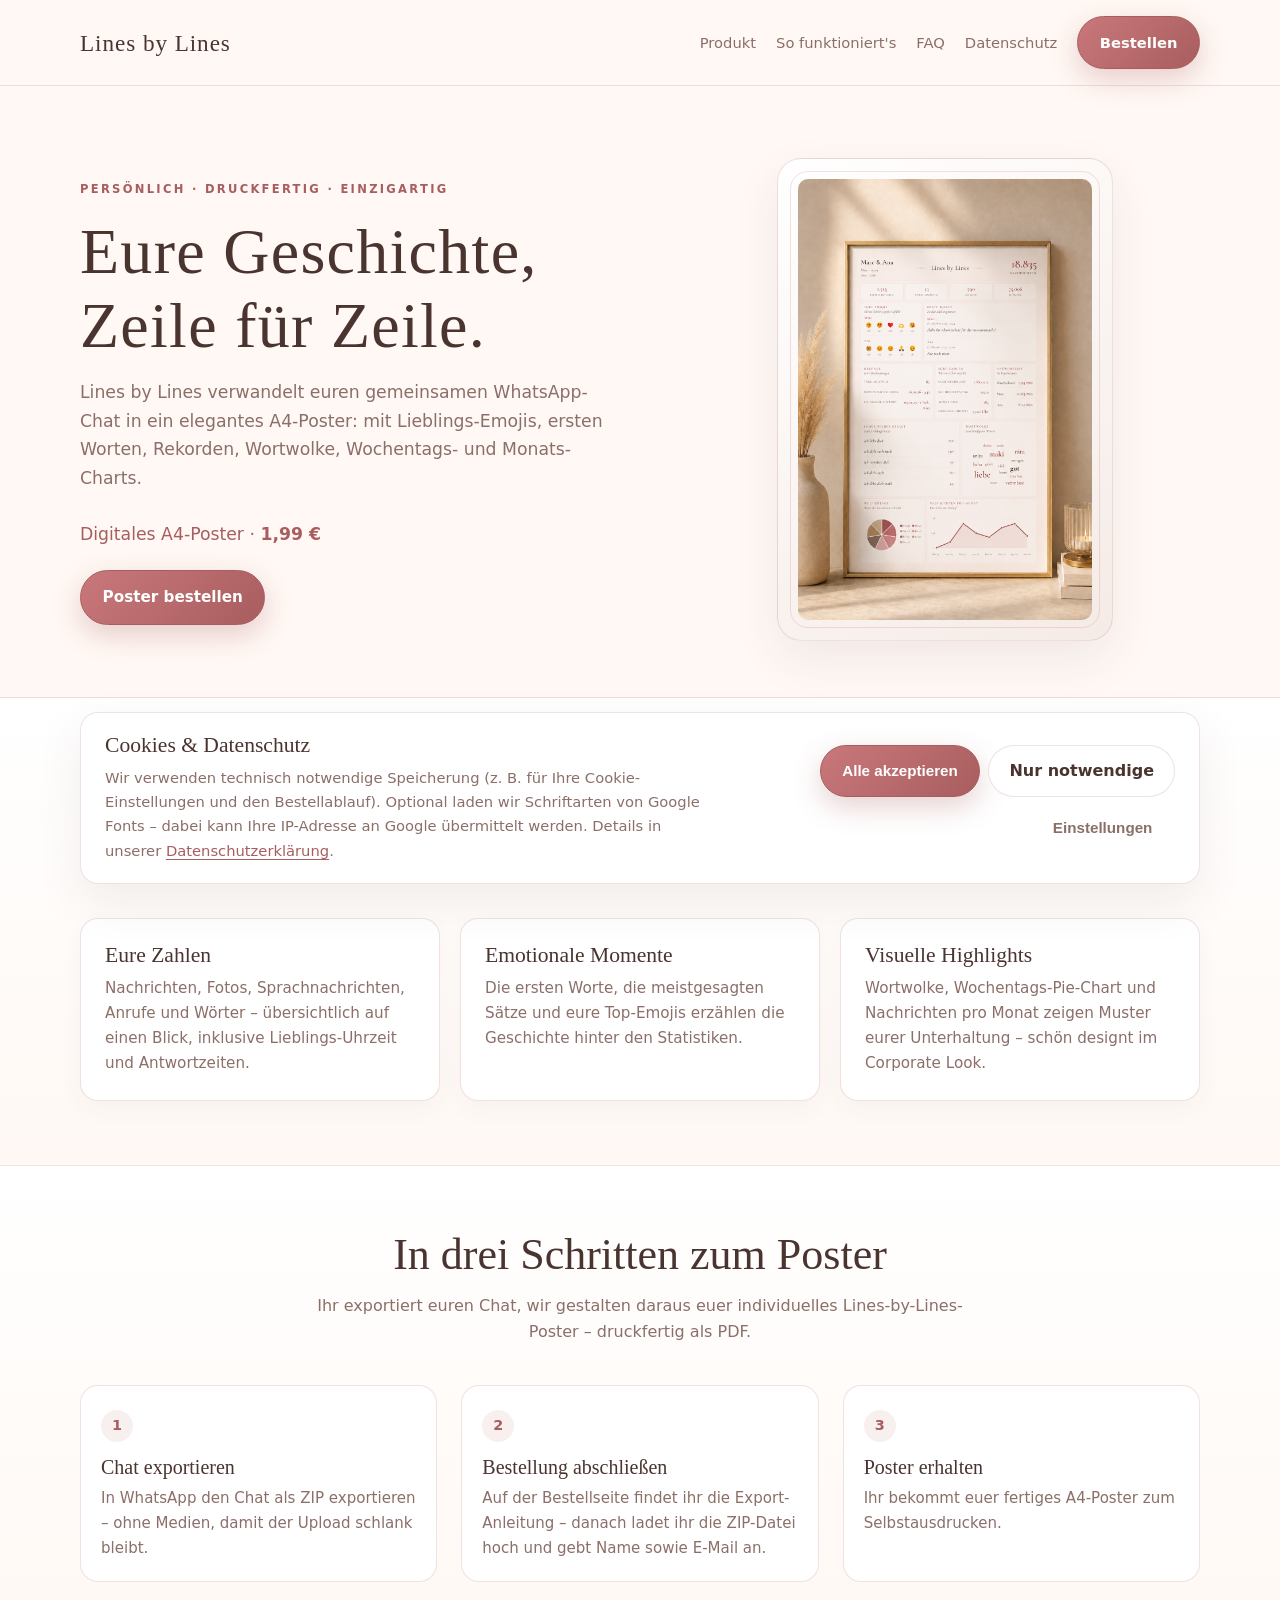
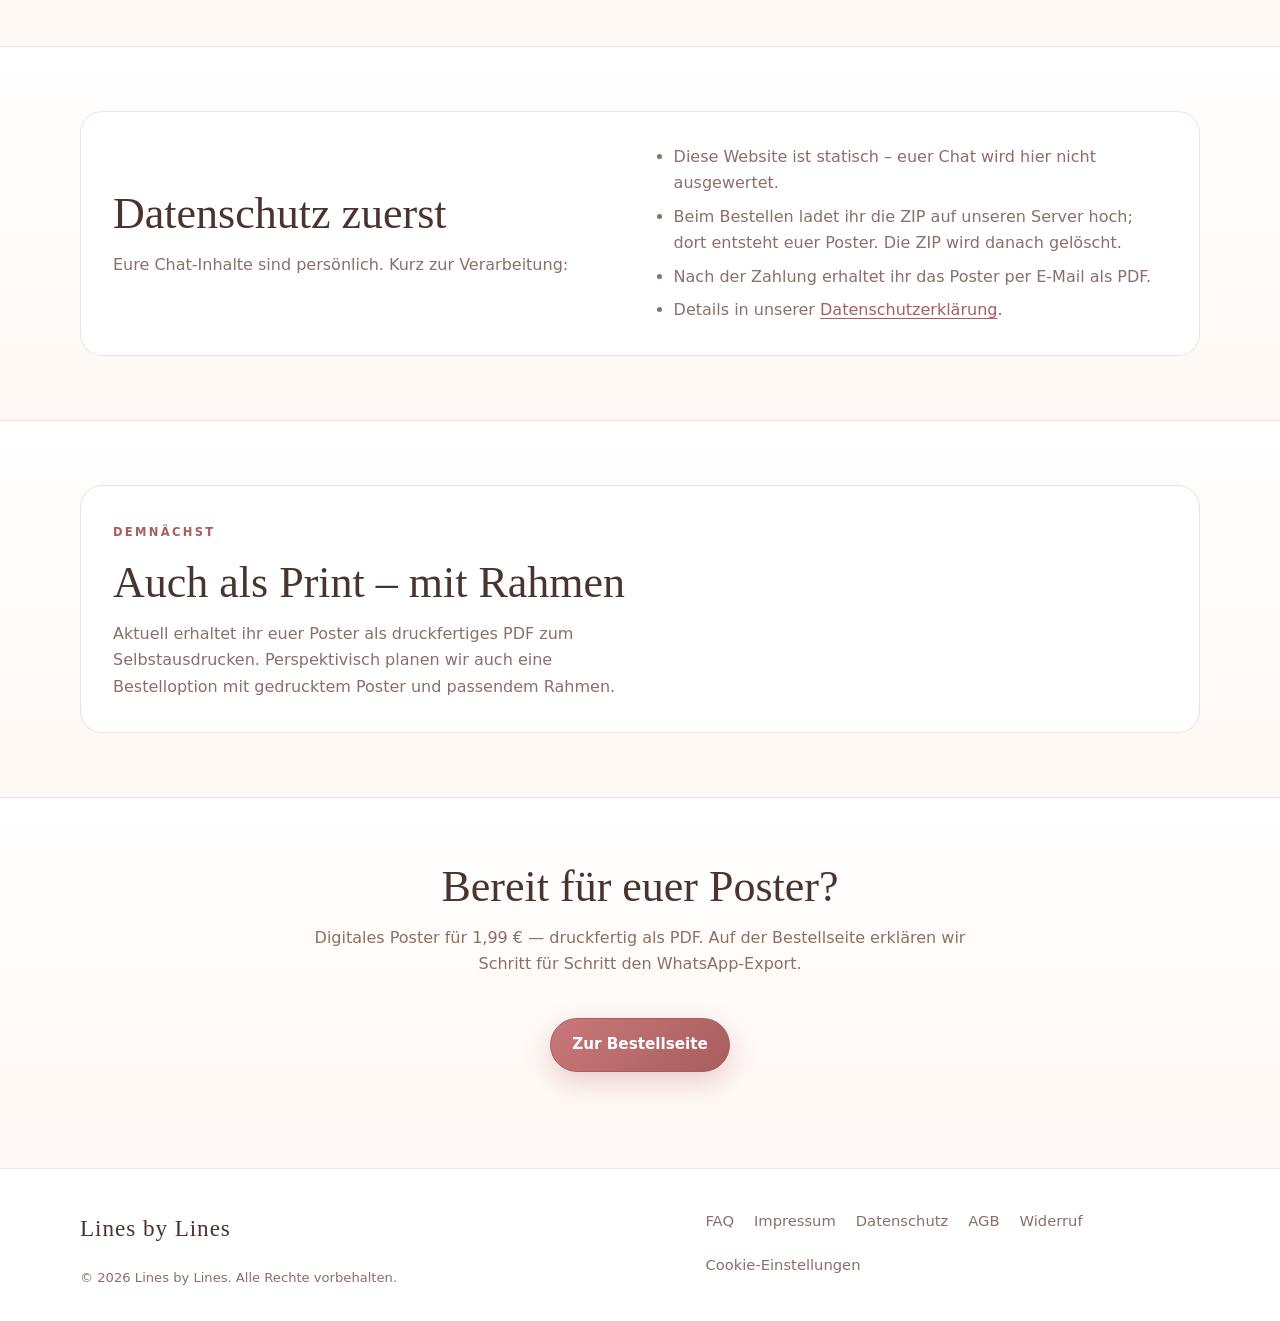
<file: index.html>
<!DOCTYPE html>
<html lang="de">
  <head>
    <meta charset="UTF-8" />
    <meta name="viewport" content="width=device-width, initial-scale=1.0, viewport-fit=cover" />
    <link rel="icon" href="/LineByLine/assets/favicon.png?v=2" type="image/png" sizes="32x32" data-site-icon="1" />
    <link rel="apple-touch-icon" href="/LineByLine/assets/apple-touch-icon.png?v=2" sizes="180x180" data-site-icon="1" />
    <link rel="shortcut icon" href="/LineByLine/favicon.ico?v=2" data-site-icon="1" />
    <script src="./assets/fonts-head.js"></script>
    <meta
      name="description"
      content="Lines by Lines verwandelt euren WhatsApp-Chat als Paar in ein persönliches A4-Poster – druckfertig als PDF."
    />
    <title>Lines by Lines – Euer WhatsApp-Chat als Erinnerungs-Poster</title>
    <link rel="stylesheet" href="./assets/site.css" />
  </head>
  <body>
    <header class="site-header">
      <div class="container inner">
        <a class="brand" href="./">
          <strong>Lines by Lines</strong>
        </a>
        <nav class="nav" aria-label="Hauptnavigation">
          <a class="hide-mobile" href="#produkt">Produkt</a>
          <a class="hide-mobile" href="#ablauf">So funktioniert's</a>
          <a class="hide-mobile" href="./faq.html">FAQ</a>
          <a class="hide-mobile" href="#datenschutz">Datenschutz</a>
          <a class="btn btn-primary" href="./bestellen.html">Bestellen</a>
        </nav>
      </div>
    </header>

    <main class="landing-page">
      <section class="hero">
        <div class="container hero-grid">
          <div>
            <span class="eyebrow">Persönlich · Druckfertig · Einzigartig</span>
            <h1>Eure Geschichte, Zeile für Zeile.</h1>
            <p class="hero-lead">
              Lines by Lines verwandelt euren gemeinsamen WhatsApp-Chat in ein
              elegantes A4-Poster: mit Lieblings-Emojis, ersten Worten,
              Rekorden, Wortwolke, Wochentags- und Monats-Charts.
            </p>
            <p class="hero-price">Digitales A4-Poster · <strong>1,99 €</strong></p>
            <div class="hero-actions">
              <a class="btn btn-primary" href="./bestellen.html">Poster bestellen</a>
            </div>
          </div>
          <figure class="poster-frame hero-poster-frame">
            <img
              src="./assets/Example_LandingPage.png"
              alt="Beispiel eines Lines-by-Lines-Posters im goldenen Rahmen – Lifestyle-Mockup"
              width="1024"
              height="1536"
              loading="eager"
            />
          </figure>
        </div>
      </section>

      <section class="section section-alt" id="produkt">
        <div class="container">
          <h2 class="section-title">Mehr als ein Chat-Export</h2>
          <p class="section-intro">
            Für Paare: Aus eurem gemeinsamen WhatsApp-Chat wird ein
            hochwertiges Erinnerungsstück – zum Verschenken, Aufhängen oder
            Einrahmen.
          </p>
          <div class="cards">
            <article class="card">
              <h3>Eure Zahlen</h3>
              <p>
                Nachrichten, Fotos, Sprachnachrichten, Anrufe und Wörter –
                übersichtlich auf einen Blick, inklusive Lieblings-Uhrzeit und
                Antwortzeiten.
              </p>
            </article>
            <article class="card">
              <h3>Emotionale Momente</h3>
              <p>
                Die ersten Worte, die meistgesagten Sätze und eure Top-Emojis
                erzählen die Geschichte hinter den Statistiken.
              </p>
            </article>
            <article class="card">
              <h3>Visuelle Highlights</h3>
              <p>
                Wortwolke, Wochentags-Pie-Chart und Nachrichten pro Monat
                zeigen Muster eurer Unterhaltung – schön designt im
                Corporate Look.
              </p>
            </article>
          </div>
        </div>
      </section>

      <section class="section section-alt" id="ablauf">
        <div class="container">
          <h2 class="section-title">In drei Schritten zum Poster</h2>
          <p class="section-intro">
            Ihr exportiert euren Chat, wir gestalten daraus euer individuelles
            Lines-by-Lines-Poster – druckfertig als PDF.
          </p>
          <div class="steps">
            <article class="step">
              <h3>Chat exportieren</h3>
              <p>
                In WhatsApp den Chat als ZIP exportieren – ohne Medien, damit
                der Upload schlank bleibt.
              </p>
            </article>
            <article class="step">
              <h3>Bestellung abschließen</h3>
              <p>
                Auf der Bestellseite findet ihr die Export-Anleitung – danach
                ladet ihr die ZIP-Datei hoch und gebt Name sowie E-Mail an.
              </p>
            </article>
            <article class="step">
              <h3>Poster erhalten</h3>
              <p>
                Ihr bekommt euer fertiges A4-Poster zum Selbstausdrucken.
              </p>
            </article>
          </div>
        </div>
      </section>

      <section class="section section-alt" id="datenschutz">
        <div class="container">
          <div class="privacy-box">
            <div>
              <h2 class="section-title" style="text-align: left; margin-bottom: 0.75rem">
                Datenschutz zuerst
              </h2>
              <p style="margin: 0; color: var(--muted)">
                Eure Chat-Inhalte sind persönlich. Kurz zur Verarbeitung:
              </p>
            </div>
            <ul>
              <li>
                Diese Website ist statisch – euer Chat wird hier nicht
                ausgewertet.
              </li>
              <li>
                Beim Bestellen ladet ihr die ZIP auf unseren Server hoch; dort
                entsteht euer Poster. Die ZIP wird danach gelöscht.
              </li>
              <li>
                Nach der Zahlung erhaltet ihr das Poster per E-Mail als PDF.
              </li>
              <li>
                Details in unserer
                <a href="./datenschutz.html">Datenschutzerklärung</a>.
              </li>
            </ul>
          </div>
        </div>
      </section>

      <section class="section section-alt" id="demnaechst">
        <div class="container">
          <div class="coming-soon-box">
            <span class="eyebrow">Demnächst</span>
            <h2 class="section-title" style="text-align: left; margin-bottom: 0.75rem">
              Auch als Print – mit Rahmen
            </h2>
            <p style="margin: 0; color: var(--muted); max-width: 34rem">
              Aktuell erhaltet ihr euer Poster als druckfertiges PDF zum
              Selbstausdrucken. Perspektivisch planen wir auch eine
              Bestelloption mit gedrucktem Poster und passendem Rahmen.
            </p>
          </div>
        </div>
      </section>

      <section class="section section-alt order-section">
        <div class="container" style="text-align: center">
          <h2 class="section-title">Bereit für euer Poster?</h2>
          <p class="section-intro">
            Digitales Poster für 1,99 € — druckfertig als PDF. Auf der
            Bestellseite erklären wir Schritt für Schritt den WhatsApp-Export.
          </p>
          <a class="btn btn-primary" href="./bestellen.html">Zur Bestellseite</a>
        </div>
      </section>
    </main>

    <footer class="site-footer">
      <div class="container footer-grid">
        <div>
          <a class="brand" href="./">
            <strong>Lines by Lines</strong>
          </a>
          <p class="footer-note">
            © <span id="year"></span> Lines by Lines. Alle Rechte vorbehalten.
          </p>
        </div>
        <nav class="footer-links" aria-label="Rechtliches">
          <a href="./faq.html">FAQ</a>
          <a href="./impressum.html">Impressum</a>
          <a href="./datenschutz.html">Datenschutz</a>
          <a href="./agb.html">AGB</a>
          <a href="./widerruf.html">Widerruf</a>
          <a href="#" data-cookie-settings>Cookie-Einstellungen</a>
        </nav>
      </div>
    </footer>

    <script>
      document.getElementById("year").textContent = new Date().getFullYear();

      (function () {
        function syncHeaderOffset() {
          var header = document.querySelector(".site-header");
          if (!header) return;
          document.documentElement.style.setProperty(
            "--header-offset",
            header.getBoundingClientRect().height + "px"
          );
        }
        syncHeaderOffset();
        window.addEventListener("resize", syncHeaderOffset);
        if (document.fonts && document.fonts.ready) {
          document.fonts.ready.then(syncHeaderOffset);
        }
      })();
    </script>
    <script src="./assets/cookie-consent.js" defer></script>
  </body>
</html>
</file>
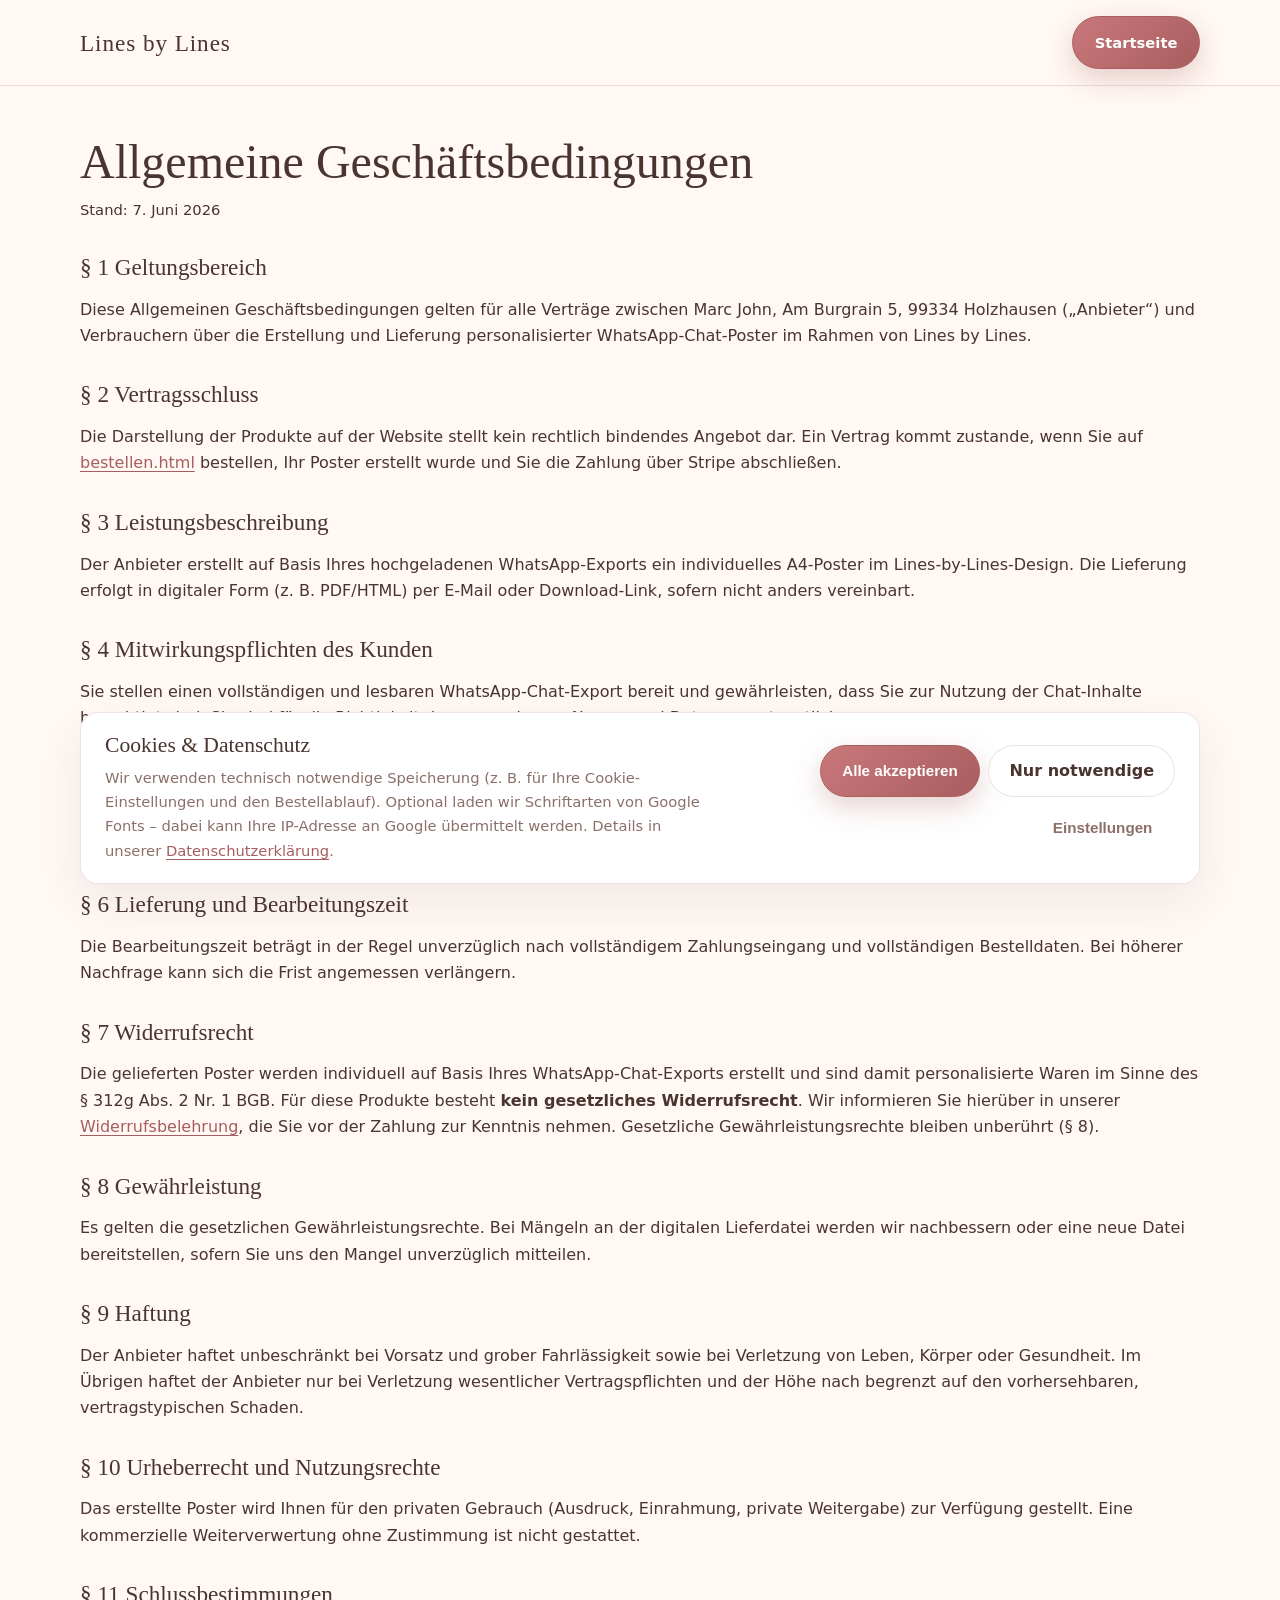
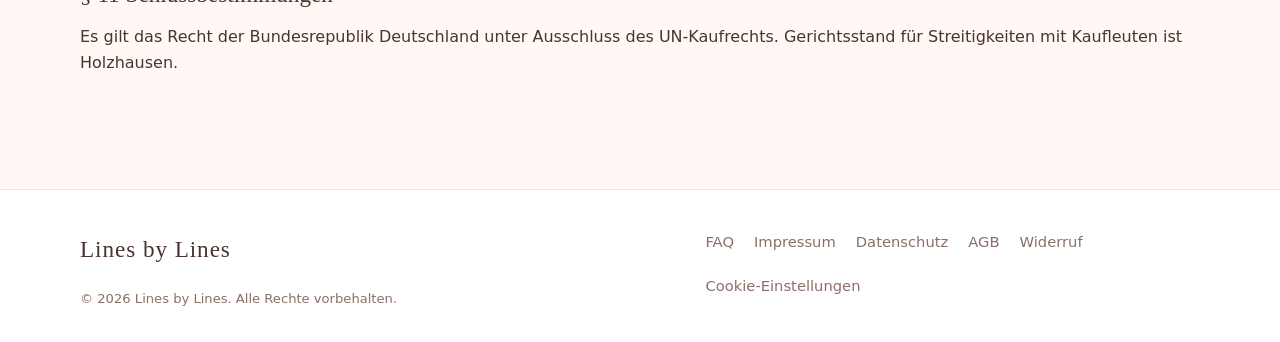
<file: agb.html>
<!DOCTYPE html>
<html lang="de">
  <head>
    <meta charset="UTF-8" />
    <meta name="viewport" content="width=device-width, initial-scale=1.0, viewport-fit=cover" />
    <link rel="icon" href="/LineByLine/assets/favicon.png?v=2" type="image/png" sizes="32x32" data-site-icon="1" />
    <link rel="apple-touch-icon" href="/LineByLine/assets/apple-touch-icon.png?v=2" sizes="180x180" data-site-icon="1" />
    <link rel="shortcut icon" href="/LineByLine/favicon.ico?v=2" data-site-icon="1" />
    <script src="./assets/fonts-head.js"></script>
    <title>AGB – Lines by Lines</title>
    <link rel="stylesheet" href="./assets/site.css" />
  </head>
  <body>
    <header class="site-header">
      <div class="container inner">
        <a class="brand" href="./">
          <strong>Lines by Lines</strong>
        </a>
        <nav class="nav" aria-label="Hauptnavigation">
          <a class="btn btn-primary" href="./">Startseite</a>
        </nav>
      </div>
    </header>

    <main class="legal-page">
      <div class="container">
        <h1>Allgemeine Geschäftsbedingungen</h1>
        <p class="legal-meta">Stand: 7. Juni 2026</p>

        <h2>§ 1 Geltungsbereich</h2>
        <p>
          Diese Allgemeinen Geschäftsbedingungen gelten für alle Verträge
          zwischen Marc John, Am Burgrain 5, 99334 Holzhausen („Anbieter“) und
          Verbrauchern über die Erstellung und Lieferung personalisierter
          WhatsApp-Chat-Poster im Rahmen von Lines by Lines.
        </p>

        <h2>§ 2 Vertragsschluss</h2>
        <p>
          Die Darstellung der Produkte auf der Website stellt kein rechtlich
          bindendes Angebot dar. Ein Vertrag kommt zustande, wenn Sie auf
          <a href="./bestellen.html">bestellen.html</a> bestellen, Ihr Poster
          erstellt wurde und Sie die Zahlung über Stripe abschließen.
        </p>

        <h2>§ 3 Leistungsbeschreibung</h2>
        <p>
          Der Anbieter erstellt auf Basis Ihres hochgeladenen WhatsApp-Exports
          ein individuelles A4-Poster im Lines-by-Lines-Design. Die Lieferung
          erfolgt in digitaler Form (z. B. PDF/HTML) per E-Mail oder
          Download-Link, sofern nicht anders vereinbart.
        </p>

        <h2>§ 4 Mitwirkungspflichten des Kunden</h2>
        <p>
          Sie stellen einen vollständigen und lesbaren WhatsApp-Chat-Export
          bereit und gewährleisten, dass Sie zur Nutzung der Chat-Inhalte
          berechtigt sind. Sie sind für die Richtigkeit der angegebenen Namen
          und Daten verantwortlich.
        </p>

        <h2>§ 5 Preise und Zahlung</h2>
        <p>
          Es gelten die zum Zeitpunkt der Bestellung angegebenen Preise
          inklusive gesetzlicher Mehrwertsteuer. Die Zahlung erfolgt über
          <strong>Stripe</strong> (Kreditkarte und weitere von Stripe
          unterstützte Zahlungsmethoden).
        </p>

        <h2>§ 6 Lieferung und Bearbeitungszeit</h2>
        <p>
          Die Bearbeitungszeit beträgt in der Regel unverzüglich nach
          vollständigem Zahlungseingang und vollständigen Bestelldaten. Bei
          höherer Nachfrage kann sich die Frist angemessen verlängern.
        </p>

        <h2>§ 7 Widerrufsrecht</h2>
        <p>
          Die gelieferten Poster werden individuell auf Basis Ihres
          WhatsApp-Chat-Exports erstellt und sind damit personalisierte Waren im
          Sinne des § 312g Abs. 2 Nr. 1 BGB. Für diese Produkte besteht
          <strong>kein gesetzliches Widerrufsrecht</strong>. Wir informieren Sie
          hierüber in unserer
          <a href="./widerruf.html">Widerrufsbelehrung</a>, die Sie vor der
          Zahlung zur Kenntnis nehmen. Gesetzliche Gewährleistungsrechte bleiben
          unberührt (§ 8).
        </p>

        <h2>§ 8 Gewährleistung</h2>
        <p>
          Es gelten die gesetzlichen Gewährleistungsrechte. Bei Mängeln an der
          digitalen Lieferdatei werden wir nachbessern oder eine neue Datei
          bereitstellen, sofern Sie uns den Mangel unverzüglich mitteilen.
        </p>

        <h2>§ 9 Haftung</h2>
        <p>
          Der Anbieter haftet unbeschränkt bei Vorsatz und grober
          Fahrlässigkeit sowie bei Verletzung von Leben, Körper oder
          Gesundheit. Im Übrigen haftet der Anbieter nur bei Verletzung
          wesentlicher Vertragspflichten und der Höhe nach begrenzt auf den
          vorhersehbaren, vertragstypischen Schaden.
        </p>

        <h2>§ 10 Urheberrecht und Nutzungsrechte</h2>
        <p>
          Das erstellte Poster wird Ihnen für den privaten Gebrauch
          (Ausdruck, Einrahmung, private Weitergabe) zur Verfügung gestellt.
          Eine kommerzielle Weiterverwertung ohne Zustimmung ist nicht
          gestattet.
        </p>

        <h2>§ 11 Schlussbestimmungen</h2>
        <p>
          Es gilt das Recht der Bundesrepublik Deutschland unter Ausschluss des
          UN-Kaufrechts. Gerichtsstand für Streitigkeiten mit Kaufleuten ist
          Holzhausen.
        </p>
      </div>
    </main>

    <footer class="site-footer">
      <div class="container footer-grid">
        <div>
          <a class="brand" href="./">
            <strong>Lines by Lines</strong>
          </a>
          <p class="footer-note">
            © <span id="year"></span> Lines by Lines. Alle Rechte vorbehalten.
          </p>
        </div>
        <nav class="footer-links" aria-label="Rechtliches">
          <a href="./faq.html">FAQ</a>
          <a href="./impressum.html">Impressum</a>
          <a href="./datenschutz.html">Datenschutz</a>
          <a href="./agb.html">AGB</a>
          <a href="./widerruf.html">Widerruf</a>
          <a href="#" data-cookie-settings>Cookie-Einstellungen</a>
        </nav>
      </div>
    </footer>
    <script>
      document.getElementById("year").textContent = new Date().getFullYear();
    </script>
    <script src="./assets/cookie-consent.js" defer></script>
  </body>
</html>
</file>
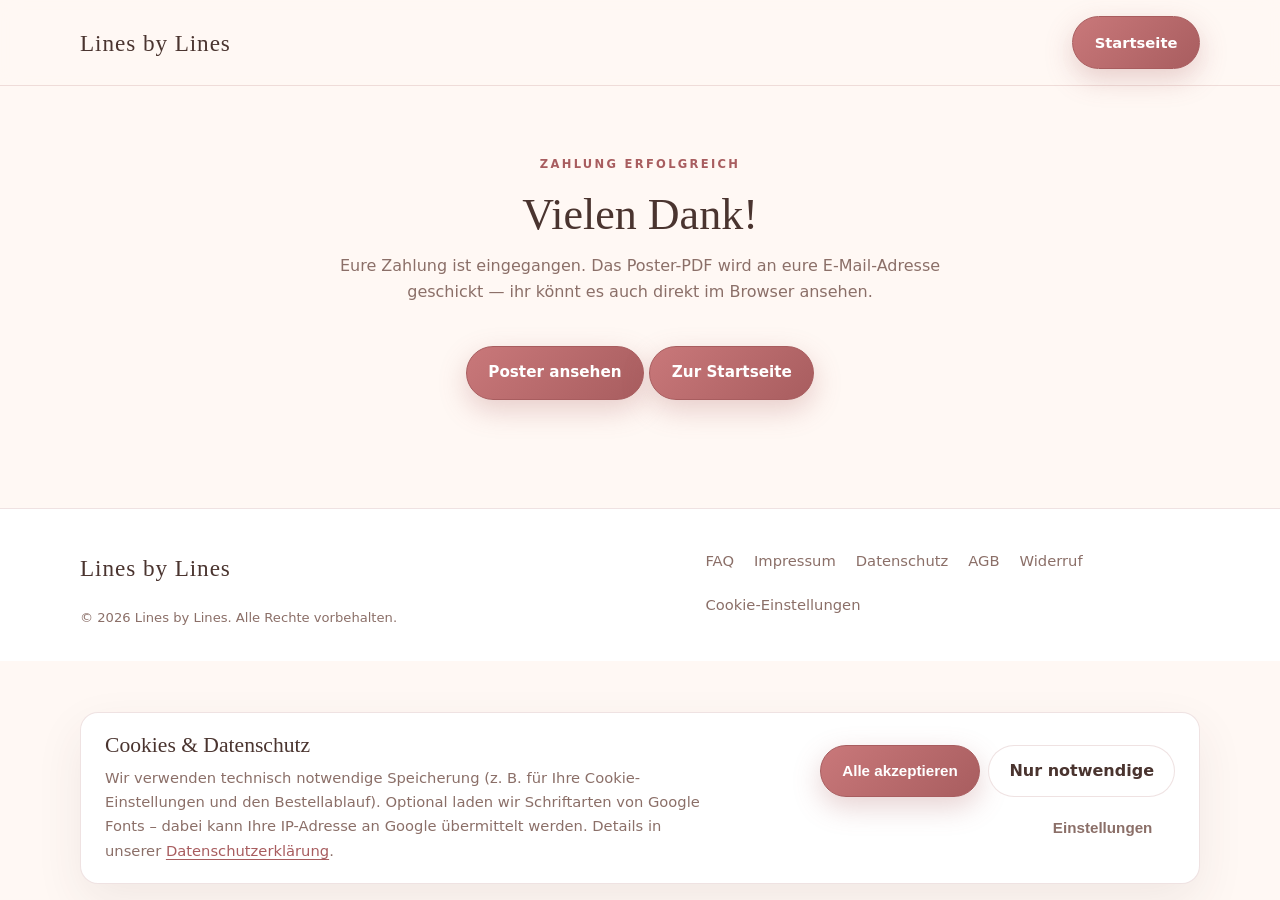
<file: bestellen-erfolg.html>
<!DOCTYPE html>

<html lang="de">

  <head>

    <meta charset="UTF-8" />

    <meta name="viewport" content="width=device-width, initial-scale=1.0, viewport-fit=cover" />

    <link rel="icon" href="/LineByLine/assets/favicon.png?v=2" type="image/png" sizes="32x32" data-site-icon="1" />

    <link rel="apple-touch-icon" href="/LineByLine/assets/apple-touch-icon.png?v=2" sizes="180x180" data-site-icon="1" />

    <link rel="shortcut icon" href="/LineByLine/favicon.ico?v=2" data-site-icon="1" />

    <script src="./assets/fonts-head.js"></script>

    <title>Bestellung erfolgreich – Lines by Lines</title>

    <link rel="stylesheet" href="./assets/site.css" />

  </head>

  <body>

    <header class="site-header">

      <div class="container inner">

        <a class="brand" href="./">

          <strong>Lines by Lines</strong>

        </a>

        <nav class="nav" aria-label="Hauptnavigation">

          <a class="btn btn-primary" href="./">Startseite</a>

        </nav>

      </div>

    </header>



    <main>

      <section class="section order-section">

        <div class="container">

          <span class="eyebrow">Zahlung erfolgreich</span>

          <h1 class="section-title">Vielen Dank!</h1>

          <p class="section-intro">

            Eure Zahlung ist eingegangen. Das Poster-PDF wird an eure E-Mail-Adresse

            geschickt — ihr könnt es auch direkt im Browser ansehen.

          </p>

          <p class="order-hint" id="success-order-id"></p>



          <a

            class="btn btn-primary"

            id="view-poster-btn"

            href="#"

            target="_blank"

            rel="noopener"

            hidden

          >

            Poster ansehen

          </a>



          <a class="btn btn-primary" href="./" id="home-btn">Zur Startseite</a>

        </div>

      </section>

    </main>



    <footer class="site-footer">

      <div class="container footer-grid">

        <div>

          <a class="brand" href="./">

            <strong>Lines by Lines</strong>

          </a>

          <p class="footer-note">

            © <span id="year"></span> Lines by Lines. Alle Rechte vorbehalten.

          </p>

        </div>

        <nav class="footer-links" aria-label="Rechtliches">

          <a href="./faq.html">FAQ</a>
          <a href="./impressum.html">Impressum</a>

          <a href="./datenschutz.html">Datenschutz</a>

          <a href="./agb.html">AGB</a>

          <a href="./widerruf.html">Widerruf</a>

          <a href="#" data-cookie-settings>Cookie-Einstellungen</a>

        </nav>

      </div>

    </footer>



    <script>
      document.getElementById("year").textContent = new Date().getFullYear();

      // API-URL: siehe assets/api-config.js

    </script>

    <script src="./assets/api-config.js"></script>
    <script src="./assets/cookie-consent.js" defer></script>

    <script src="./assets/success.js" defer></script>

  </body>

</html>
</file>
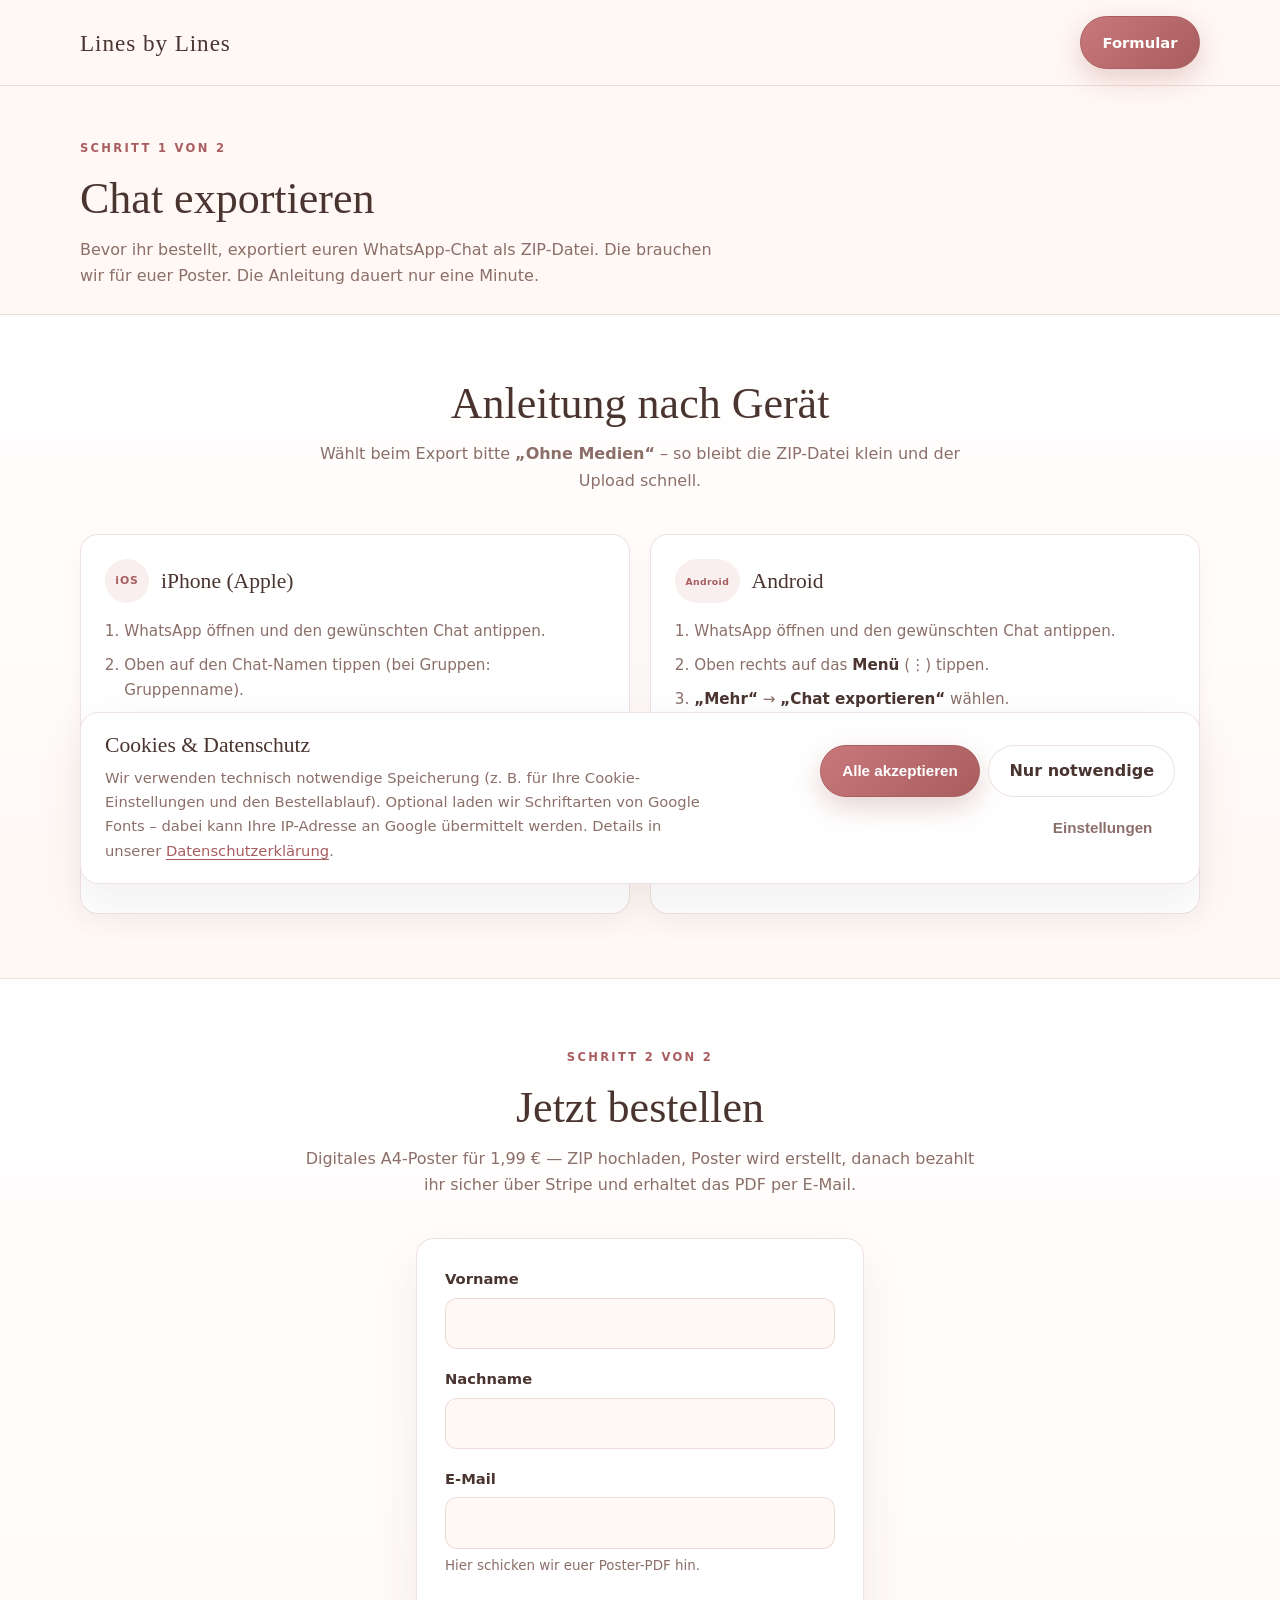
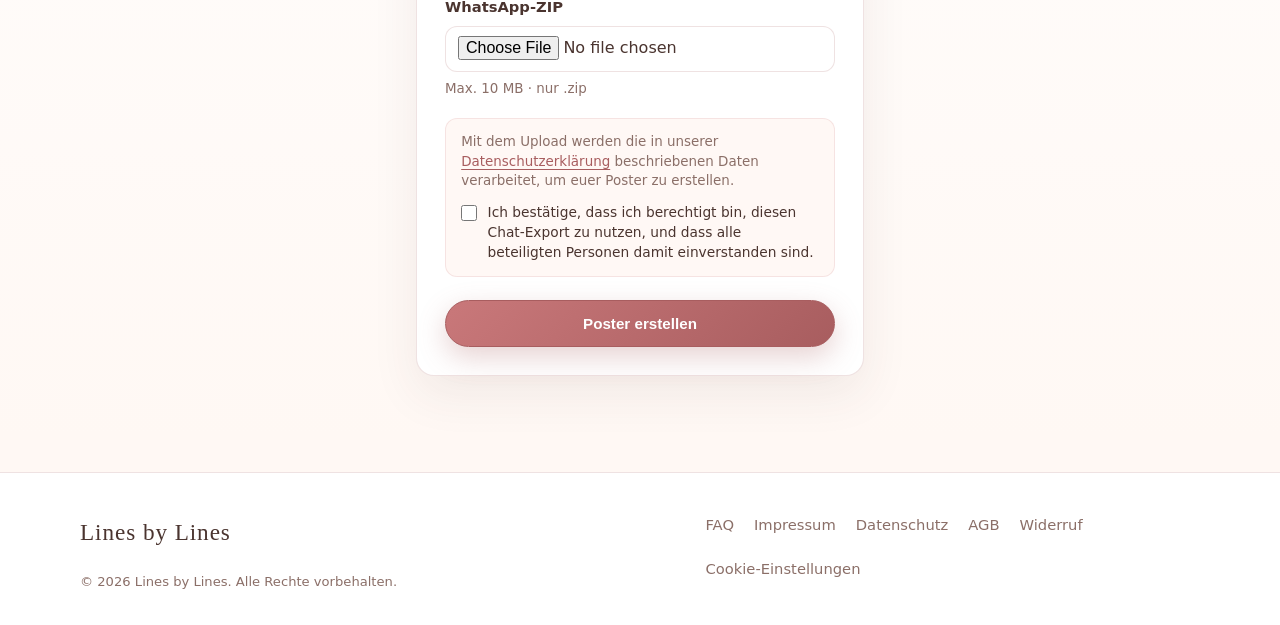
<file: bestellen.html>
<!DOCTYPE html>
<html lang="de">
  <head>
    <meta charset="UTF-8" />
    <meta name="viewport" content="width=device-width, initial-scale=1.0, viewport-fit=cover" />
    <link rel="icon" href="/LineByLine/assets/favicon.png?v=2" type="image/png" sizes="32x32" data-site-icon="1" />
    <link rel="apple-touch-icon" href="/LineByLine/assets/apple-touch-icon.png?v=2" sizes="180x180" data-site-icon="1" />
    <link rel="shortcut icon" href="/LineByLine/favicon.ico?v=2" data-site-icon="1" />
    <script src="./assets/fonts-head.js"></script>
    <meta
      name="description"
      content="So exportiert ihr euren WhatsApp-Chat für euer Lines by Lines Poster – Anleitung für iPhone und Android."
    />
    <title>Bestellen – Lines by Lines</title>
    <link rel="stylesheet" href="./assets/site.css" />
  </head>
  <body>
    <header class="site-header">
      <div class="container inner">
        <a class="brand" href="./">
          <strong>Lines by Lines</strong>
        </a>
        <nav class="nav" aria-label="Hauptnavigation">
          <a class="btn btn-primary" href="#bestellen">Formular</a>
        </nav>
      </div>
    </header>

    <main class="order-page">
      <section class="section order-page-intro">
        <div class="container">
          <span class="eyebrow">Schritt 1 von 2</span>
          <h1 class="section-title" style="text-align: left; margin-bottom: 0.75rem">
            Chat exportieren
          </h1>
          <p class="section-intro" style="text-align: left; margin: 0; max-width: 40rem">
            Bevor ihr bestellt, exportiert euren WhatsApp-Chat als ZIP-Datei.
            Die brauchen wir für euer Poster. Die Anleitung dauert nur eine
            Minute.
          </p>
        </div>
      </section>

      <section class="section section-alt">
        <div class="container">
          <h2 class="section-title">Anleitung nach Gerät</h2>
          <p class="section-intro">
            Wählt beim Export bitte <strong>„Ohne Medien“</strong> – so bleibt
            die ZIP-Datei klein und der Upload schnell.
          </p>
          <div class="export-grid">
            <article class="export-card">
              <div class="export-card-head">
                <span class="export-platform">iOS</span>
                <h3>iPhone (Apple)</h3>
              </div>
              <ol class="export-steps">
                <li>WhatsApp öffnen und den gewünschten Chat antippen.</li>
                <li>
                  Oben auf den Chat-Namen tippen (bei Gruppen: Gruppenname).
                </li>
                <li>
                  Nach unten scrollen und <strong>„Chat exportieren“</strong>
                  wählen.
                </li>
                <li>
                  <strong>„Ohne Medien“</strong> auswählen.
                </li>
                <li>
                  Die Datei speichern – z. B. in „Dateien“, per AirDrop auf den
                  Mac oder per E-Mail an euch selbst schicken.
                </li>
                <li>
                  Am Computer oder Handy prüfen: Es liegt eine
                  <strong>.zip-Datei</strong> vor (oft mit dem Chat-Namen im
                  Dateinamen).
                </li>
              </ol>
            </article>

            <article class="export-card">
              <div class="export-card-head">
                <span class="export-platform export-platform-wide">Android</span>
                <h3>Android</h3>
              </div>
              <ol class="export-steps">
                <li>WhatsApp öffnen und den gewünschten Chat antippen.</li>
                <li>
                  Oben rechts auf das <strong>Menü</strong> (⋮) tippen.
                </li>
                <li>
                  <strong>„Mehr“</strong> → <strong>„Chat exportieren“</strong>
                  wählen.
                </li>
                <li>
                  <strong>„Ohne Medien“</strong> auswählen.
                </li>
                <li>
                  Ziel wählen – z. B. Google Drive, E-Mail oder „Dateien“ auf
                  dem Gerät.
                </li>
                <li>
                  Die gespeicherte <strong>.zip-Datei</strong> für die
                  Bestellung bereithalten.
                </li>
              </ol>
            </article>
          </div>
        </div>
      </section>

      <section class="section section-alt order-section" id="bestellen">
        <div class="container">
          <div id="order-upload-shell">
            <span class="eyebrow">Schritt 2 von 2</span>
            <h2 class="section-title">Jetzt bestellen</h2>
            <p class="section-intro">
              Digitales A4-Poster für 1,99 € — ZIP hochladen, Poster wird erstellt,
              danach bezahlt ihr sicher über Stripe und erhaltet das PDF per E-Mail.
            </p>
          </div>

          <p class="order-api-warning" id="order-api-warning" hidden></p>

          <div class="order-flow">
            <div class="order-pending-banner" id="order-pending-banner" hidden>
              <p class="order-pending-banner-text">
                Ihr Poster ist fertig — ihr könnt direkt bezahlen oder eine neue Bestellung starten.
              </p>
              <div class="order-pending-banner-actions">
                <button class="btn btn-primary" type="button" id="order-continue-pay-btn">
                  Jetzt bezahlen
                </button>
                <button class="btn btn-secondary" type="button" id="order-new-order-btn">
                  Neue Bestellung
                </button>
              </div>
            </div>

            <div id="order-panel-form">
              <form class="order-form" id="order-form" enctype="multipart/form-data">
                <div class="order-form-row">
                  <label class="order-label" for="firstName">Vorname</label>
                  <input
                    class="order-input"
                    id="firstName"
                    name="firstName"
                    type="text"
                    autocomplete="given-name"
                    required
                  />
                </div>
                <div class="order-form-row">
                  <label class="order-label" for="lastName">Nachname</label>
                  <input
                    class="order-input"
                    id="lastName"
                    name="lastName"
                    type="text"
                    autocomplete="family-name"
                    required
                  />
                </div>
                <div class="order-form-row">
                  <label class="order-label" for="email">E-Mail</label>
                  <input
                    class="order-input"
                    id="email"
                    name="email"
                    type="email"
                    autocomplete="email"
                    required
                  />
                  <span class="order-hint">Hier schicken wir euer Poster-PDF hin.</span>
                </div>
                <div class="order-form-row">
                  <label class="order-label" for="zip">WhatsApp-ZIP</label>
                  <input
                    class="order-input order-file"
                    id="zip"
                    name="zip"
                    type="file"
                    accept=".zip,application/zip"
                    required
                  />
                  <span class="order-hint">Max. 10 MB · nur .zip</span>
                </div>
                <div class="order-form-row order-consent-block">
                  <p class="order-consent-note">
                    Mit dem Upload werden die in unserer
                    <a href="./datenschutz.html" target="_blank" rel="noopener noreferrer">Datenschutzerklärung</a>
                    beschriebenen Daten verarbeitet, um euer Poster zu erstellen.
                  </p>
                  <label class="order-consent">
                    <input
                      type="checkbox"
                      id="consentChatUpload"
                      name="consentChatUpload"
                      value="1"
                      required
                    />
                    <span>
                      Ich bestätige, dass ich berechtigt bin, diesen Chat-Export zu
                      nutzen, und dass alle beteiligten Personen damit einverstanden
                      sind.
                    </span>
                  </label>
                </div>
                <button class="btn btn-primary order-submit" type="submit">
                  Poster erstellen
                </button>
              </form>
            </div>

            <div id="order-panel-progress" class="order-panel" hidden>
              <p class="order-panel-title">Euer Poster wird erstellt …</p>
              <p class="order-progress-label" id="order-progress-label">
                Upload erfolgreich — Verarbeitung läuft …
              </p>
              <div class="order-progress-track" aria-hidden="true">
                <div class="order-progress-bar" id="order-progress-bar"></div>
              </div>
              <p class="order-hint">Das kann einige Minuten dauern. Bitte Tab offen lassen.</p>
            </div>

            <div id="order-review-block" class="order-review-block" hidden>
              <div class="order-poster-preview" id="order-poster-preview" hidden>
                <div class="order-poster-preview-shell">
                  <div class="order-poster-preview-frame">
                    <img
                      id="order-poster-image"
                      class="order-poster-preview-image"
                      alt="Poster-Vorschau"
                      draggable="false"
                      decoding="sync"
                    />
                  </div>
                </div>
              </div>
            </div>

            <div id="order-panel-names" class="order-panel" hidden>
              <p class="order-panel-title">Euer Poster-Entwurf</p>
              <p class="order-panel-text">
                So sieht euer Poster aus. Passt alles? Danach könnt ihr sicher
                bezahlen.
              </p>
              <div class="order-rename-teaser" id="order-rename-teaser">
                <div class="order-rename-teaser-intro" id="order-rename-teaser-intro">
                  <p class="order-rename-teaser-lead">
                    Namensänderung möglich — die Anzeigenamen auf dem Poster
                    könnt ihr vor dem Bezahlen anpassen.
                  </p>
                  <p class="order-name-detected" id="order-rename-detected" hidden></p>
                  <button
                    class="btn btn-secondary order-rename-toggle"
                    type="button"
                    id="order-start-rename-btn"
                    aria-expanded="false"
                    aria-controls="order-names-rename-block"
                  >
                    Anzeigenamen anpassen
                  </button>
                </div>
              </div>
              <div class="order-names-rename-block" id="order-names-rename-block" hidden>
                <form class="order-form order-names-rename-form" id="order-names-form">
                  <div id="order-names-fields"></div>
                  <button
                    class="btn btn-secondary order-submit"
                    type="submit"
                    id="order-names-regenerate-btn"
                    disabled
                  >
                    Neu generieren
                  </button>
                </form>
              </div>
              <div class="order-consent-block order-consent-block-pay">
                <label class="order-consent">
                  <input type="checkbox" id="consentAgbWiderruf" value="1" />
                  <span>
                    Ich habe die
                    <a href="./agb.html" target="_blank" rel="noopener noreferrer">AGB</a>
                    und die
                    <a href="./widerruf.html" target="_blank" rel="noopener noreferrer">Widerrufsbelehrung</a>
                    zur Kenntnis genommen (einschließlich des Hinweises, dass bei
                    meinem personalisierten Poster kein Widerrufsrecht besteht).
                  </span>
                </label>
                <p class="order-consent-error" id="order-pay-consent-error" hidden>
                  Bitte bestätigt die Kenntnisnahme von AGB und Widerrufsbelehrung.
                </p>
              </div>
              <button class="btn btn-primary order-submit" type="button" id="order-pay-btn">
                Jetzt bezahlen
              </button>
              <button class="btn btn-secondary order-new-from-pay" type="button" id="order-new-from-pay-btn">
                Neue Bestellung
              </button>
            </div>

            <div id="order-panel-error" class="order-panel order-panel-error" hidden>
              <p class="order-panel-title">Das hat leider nicht geklappt</p>
              <p class="order-panel-text" id="order-error-text"></p>
              <button class="btn btn-secondary" type="button" id="order-retry-btn">
                Erneut versuchen
              </button>
            </div>
          </div>
        </div>
      </section>
    </main>

    <footer class="site-footer">
      <div class="container footer-grid">
        <div>
          <a class="brand" href="./">
            <strong>Lines by Lines</strong>
          </a>
          <p class="footer-note">
            © <span id="year"></span> Lines by Lines. Alle Rechte vorbehalten.
          </p>
        </div>
        <nav class="footer-links" aria-label="Rechtliches">
          <a href="./faq.html">FAQ</a>
          <a href="./impressum.html">Impressum</a>
          <a href="./datenschutz.html">Datenschutz</a>
          <a href="./agb.html">AGB</a>
          <a href="./widerruf.html">Widerruf</a>
          <a href="#" data-cookie-settings>Cookie-Einstellungen</a>
        </nav>
      </div>
    </footer>

    <script>
      document.getElementById("year").textContent = new Date().getFullYear();

      (function () {
        function syncHeaderOffset() {
          var header = document.querySelector(".site-header");
          if (!header) return;
          document.documentElement.style.setProperty(
            "--header-offset",
            header.getBoundingClientRect().height + "px"
          );
        }
        syncHeaderOffset();
        window.addEventListener("resize", syncHeaderOffset);
        if (document.fonts && document.fonts.ready) {
          document.fonts.ready.then(syncHeaderOffset);
        }
      })();

      // API-URL: siehe assets/api-config.js
    </script>
    <script src="./assets/api-config.js"></script>
    <script src="./assets/cookie-consent.js" defer></script>
    <script src="./assets/order.js" defer></script>
  </body>
</html>
</file>
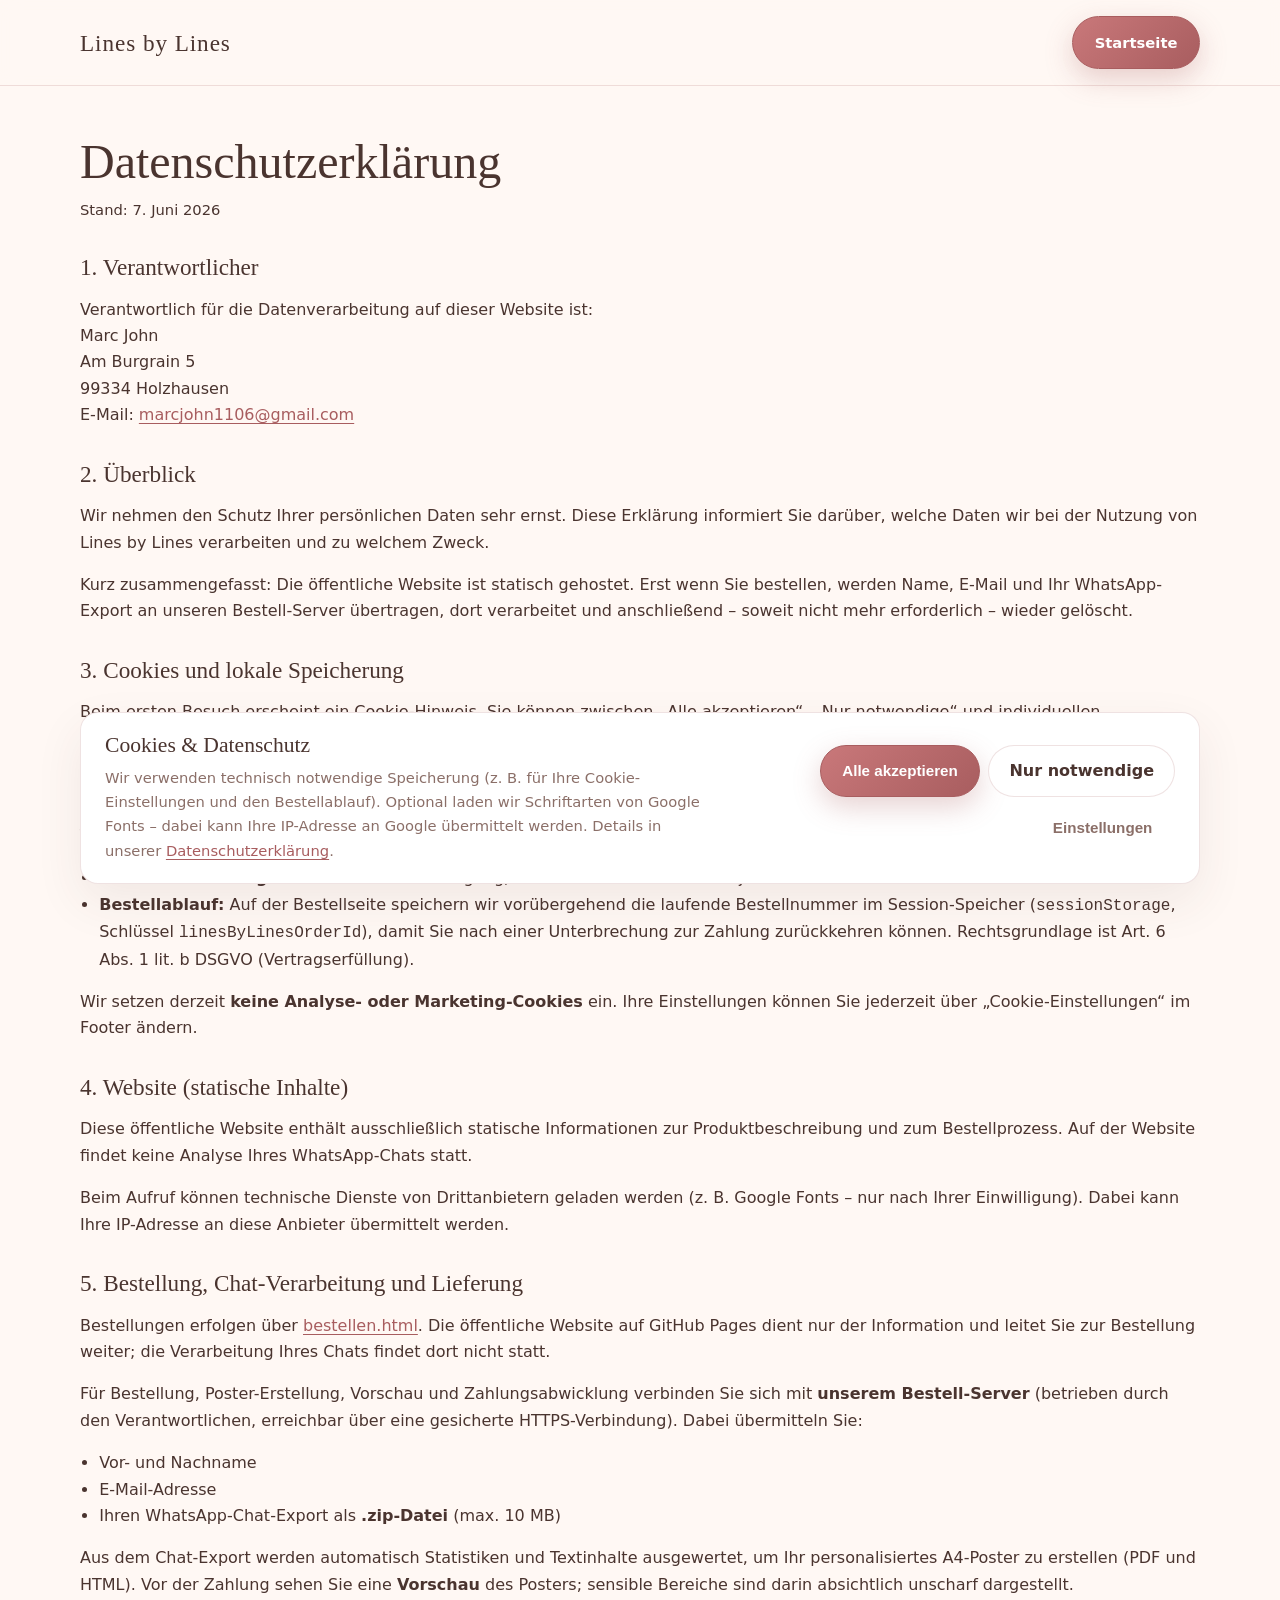
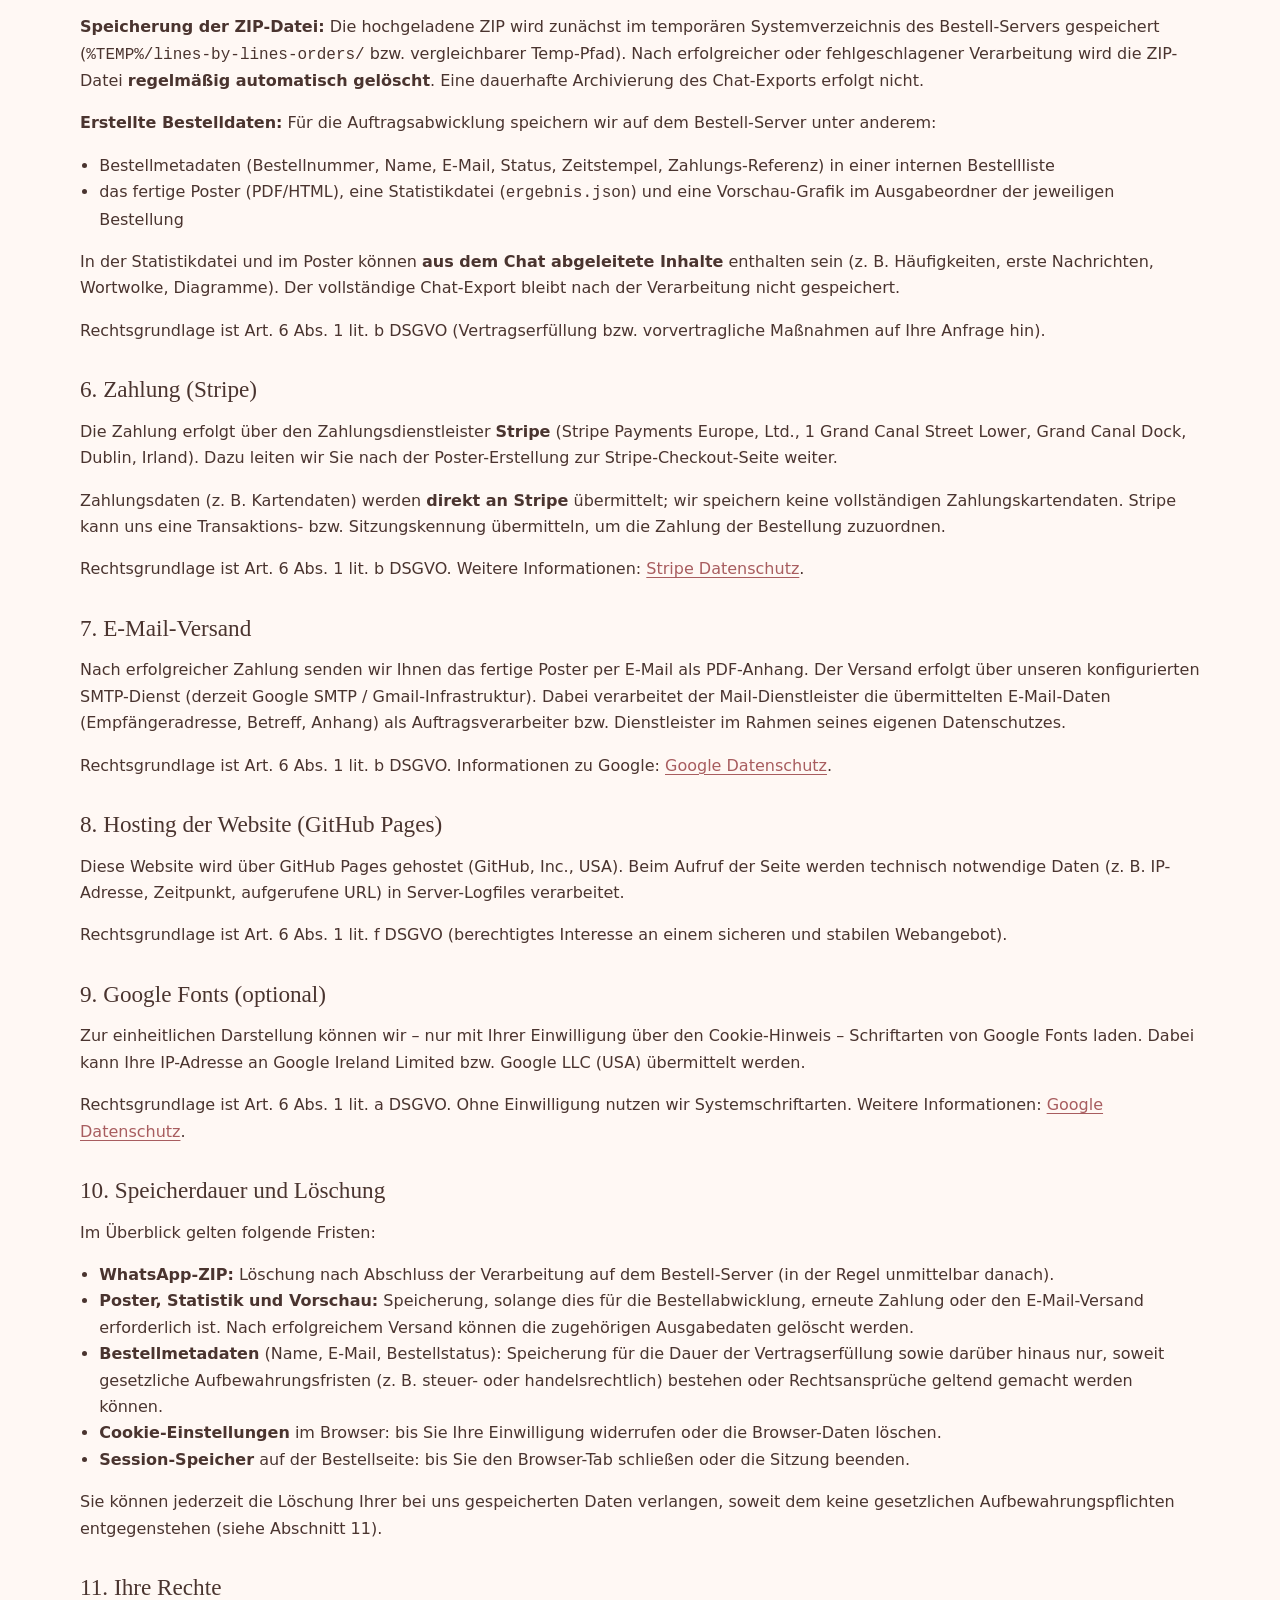
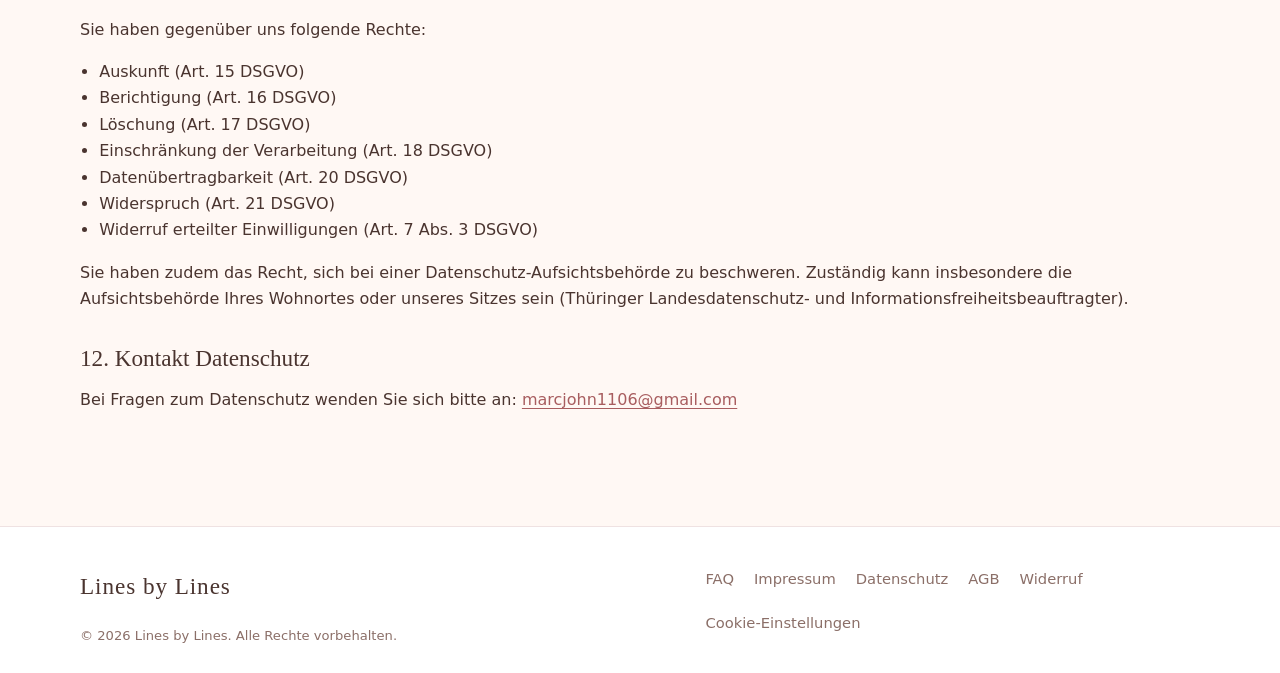
<file: datenschutz.html>
<!DOCTYPE html>
<html lang="de">
  <head>
    <meta charset="UTF-8" />
    <meta name="viewport" content="width=device-width, initial-scale=1.0, viewport-fit=cover" />
    <link rel="icon" href="/LineByLine/assets/favicon.png?v=2" type="image/png" sizes="32x32" data-site-icon="1" />
    <link rel="apple-touch-icon" href="/LineByLine/assets/apple-touch-icon.png?v=2" sizes="180x180" data-site-icon="1" />
    <link rel="shortcut icon" href="/LineByLine/favicon.ico?v=2" data-site-icon="1" />
    <script src="./assets/fonts-head.js"></script>
    <title>Datenschutzerklärung – Lines by Lines</title>
    <link rel="stylesheet" href="./assets/site.css" />
  </head>
  <body>
    <header class="site-header">
      <div class="container inner">
        <a class="brand" href="./">
          <strong>Lines by Lines</strong>
        </a>
        <nav class="nav" aria-label="Hauptnavigation">
          <a class="btn btn-primary" href="./">Startseite</a>
        </nav>
      </div>
    </header>

    <main class="legal-page">
      <div class="container">
        <h1>Datenschutzerklärung</h1>
        <p class="legal-meta">Stand: 7. Juni 2026</p>

        <h2>1. Verantwortlicher</h2>
        <p>
          Verantwortlich für die Datenverarbeitung auf dieser Website ist:<br />
          Marc John<br />
          Am Burgrain 5<br />
          99334 Holzhausen<br />
          E-Mail:
          <a href="mailto:marcjohn1106@gmail.com">marcjohn1106@gmail.com</a>
        </p>

        <h2>2. Überblick</h2>
        <p>
          Wir nehmen den Schutz Ihrer persönlichen Daten sehr ernst. Diese
          Erklärung informiert Sie darüber, welche Daten wir bei der Nutzung
          von Lines by Lines verarbeiten und zu welchem Zweck.
        </p>
        <p>
          Kurz zusammengefasst: Die öffentliche Website ist statisch gehostet.
          Erst wenn Sie bestellen, werden Name, E-Mail und Ihr WhatsApp-Export
          an unseren Bestell-Server übertragen, dort verarbeitet und anschließend
          – soweit nicht mehr erforderlich – wieder gelöscht.
        </p>

        <h2>3. Cookies und lokale Speicherung</h2>
        <p>
          Beim ersten Besuch erscheint ein Cookie-Hinweis. Sie können zwischen
          „Alle akzeptieren“, „Nur notwendige“ und individuellen Einstellungen
          wählen. Ihre Auswahl speichern wir im lokalen Speicher Ihres Browsers
          (<code>localStorage</code>, Schlüssel
          <code>linesByLinesCookieConsent</code>) – Rechtsgrundlage Art. 6 Abs.
          1 lit. a DSGVO bzw. § 25 Abs. 2 Nr. 2 TTDSG (Einwilligung) für
          optionale Dienste.
        </p>
        <p>Technisch notwendige Speicherung umfasst insbesondere:</p>
        <ul>
          <li>
            <strong>Cookie-Einstellungen:</strong> Merken Ihrer Einwilligung,
            damit der Hinweis nicht bei jedem Besuch erneut erscheint.
          </li>
          <li>
            <strong>Bestellablauf:</strong> Auf der Bestellseite speichern wir
            vorübergehend die laufende Bestellnummer im Session-Speicher
            (<code>sessionStorage</code>, Schlüssel
            <code>linesByLinesOrderId</code>), damit Sie nach einer
            Unterbrechung zur Zahlung zurückkehren können. Rechtsgrundlage ist
            Art. 6 Abs. 1 lit. b DSGVO (Vertragserfüllung).
          </li>
        </ul>
        <p>
          Wir setzen derzeit <strong>keine Analyse- oder Marketing-Cookies</strong>
          ein. Ihre Einstellungen können Sie jederzeit über
          „Cookie-Einstellungen“ im Footer ändern.
        </p>

        <h2>4. Website (statische Inhalte)</h2>
        <p>
          Diese öffentliche Website enthält ausschließlich statische Informationen
          zur Produktbeschreibung und zum Bestellprozess. Auf der Website findet
          keine Analyse Ihres WhatsApp-Chats statt.
        </p>
        <p>
          Beim Aufruf können technische Dienste von Drittanbietern geladen werden
          (z. B. Google Fonts – nur nach Ihrer Einwilligung). Dabei kann Ihre
          IP-Adresse an diese Anbieter übermittelt werden.
        </p>

        <h2>5. Bestellung, Chat-Verarbeitung und Lieferung</h2>
        <p>
          Bestellungen erfolgen über
          <a href="./bestellen.html">bestellen.html</a>. Die öffentliche Website
          auf GitHub Pages dient nur der Information und leitet Sie zur Bestellung
          weiter; die Verarbeitung Ihres Chats findet dort nicht statt.
        </p>
        <p>
          Für Bestellung, Poster-Erstellung, Vorschau und Zahlungsabwicklung
          verbinden Sie sich mit <strong>unserem Bestell-Server</strong>
          (betrieben durch den Verantwortlichen, erreichbar über eine gesicherte
          HTTPS-Verbindung). Dabei übermitteln Sie:
        </p>
        <ul>
          <li>Vor- und Nachname</li>
          <li>E-Mail-Adresse</li>
          <li>Ihren WhatsApp-Chat-Export als <strong>.zip-Datei</strong> (max.
            10&nbsp;MB)</li>
        </ul>
        <p>
          Aus dem Chat-Export werden automatisch Statistiken und Textinhalte
          ausgewertet, um Ihr personalisiertes A4-Poster zu erstellen (PDF und
          HTML). Vor der Zahlung sehen Sie eine <strong>Vorschau</strong> des
          Posters; sensible Bereiche sind darin absichtlich unscharf dargestellt.
        </p>
        <p>
          <strong>Speicherung der ZIP-Datei:</strong> Die hochgeladene ZIP wird
          zunächst im temporären Systemverzeichnis des Bestell-Servers
          gespeichert (<code>%TEMP%/lines-by-lines-orders/</code> bzw. vergleichbarer
          Temp-Pfad). Nach erfolgreicher oder fehlgeschlagener Verarbeitung wird
          die ZIP-Datei <strong>regelmäßig automatisch gelöscht</strong>. Eine
          dauerhafte Archivierung des Chat-Exports erfolgt nicht.
        </p>
        <p>
          <strong>Erstellte Bestelldaten:</strong> Für die Auftragsabwicklung
          speichern wir auf dem Bestell-Server unter anderem:
        </p>
        <ul>
          <li>
            Bestellmetadaten (Bestellnummer, Name, E-Mail, Status, Zeitstempel,
            Zahlungs-Referenz) in einer internen Bestellliste
          </li>
          <li>
            das fertige Poster (PDF/HTML), eine Statistikdatei
            (<code>ergebnis.json</code>) und eine Vorschau-Grafik im
            Ausgabeordner der jeweiligen Bestellung
          </li>
        </ul>
        <p>
          In der Statistikdatei und im Poster können <strong>aus dem Chat
          abgeleitete Inhalte</strong> enthalten sein (z.&nbsp;B. Häufigkeiten,
          erste Nachrichten, Wortwolke, Diagramme). Der vollständige
          Chat-Export bleibt nach der Verarbeitung nicht gespeichert.
        </p>
        <p>
          Rechtsgrundlage ist Art. 6 Abs. 1 lit. b DSGVO (Vertragserfüllung bzw.
          vorvertragliche Maßnahmen auf Ihre Anfrage hin).
        </p>

        <h2>6. Zahlung (Stripe)</h2>
        <p>
          Die Zahlung erfolgt über den Zahlungsdienstleister
          <strong>Stripe</strong> (Stripe Payments Europe, Ltd., 1 Grand Canal
          Street Lower, Grand Canal Dock, Dublin, Irland). Dazu leiten wir Sie nach
          der Poster-Erstellung zur Stripe-Checkout-Seite weiter.
        </p>
        <p>
          Zahlungsdaten (z.&nbsp;B. Kartendaten) werden <strong>direkt an
          Stripe</strong> übermittelt; wir speichern keine vollständigen
          Zahlungskartendaten. Stripe kann uns eine Transaktions- bzw.
          Sitzungskennung übermitteln, um die Zahlung der Bestellung zuzuordnen.
        </p>
        <p>
          Rechtsgrundlage ist Art. 6 Abs. 1 lit. b DSGVO. Weitere Informationen:
          <a href="https://stripe.com/de/privacy" target="_blank" rel="noopener noreferrer"
            >Stripe Datenschutz</a
          >.
        </p>

        <h2>7. E-Mail-Versand</h2>
        <p>
          Nach erfolgreicher Zahlung senden wir Ihnen das fertige Poster per
          E-Mail als PDF-Anhang. Der Versand erfolgt über unseren konfigurierten
          SMTP-Dienst (derzeit Google SMTP / Gmail-Infrastruktur). Dabei
          verarbeitet der Mail-Dienstleister die übermittelten E-Mail-Daten
          (Empfängeradresse, Betreff, Anhang) als Auftragsverarbeiter bzw.
          Dienstleister im Rahmen seines eigenen Datenschutzes.
        </p>
        <p>
          Rechtsgrundlage ist Art. 6 Abs. 1 lit. b DSGVO. Informationen zu
          Google:
          <a href="https://policies.google.com/privacy" target="_blank" rel="noopener noreferrer"
            >Google Datenschutz</a
          >.
        </p>

        <h2>8. Hosting der Website (GitHub Pages)</h2>
        <p>
          Diese Website wird über GitHub Pages gehostet (GitHub, Inc., USA).
          Beim Aufruf der Seite werden technisch notwendige Daten (z. B.
          IP-Adresse, Zeitpunkt, aufgerufene URL) in Server-Logfiles
          verarbeitet.
        </p>
        <p>
          Rechtsgrundlage ist Art. 6 Abs. 1 lit. f DSGVO (berechtigtes Interesse
          an einem sicheren und stabilen Webangebot).
        </p>

        <h2>9. Google Fonts (optional)</h2>
        <p>
          Zur einheitlichen Darstellung können wir – nur mit Ihrer Einwilligung
          über den Cookie-Hinweis – Schriftarten von Google Fonts laden. Dabei
          kann Ihre IP-Adresse an Google Ireland Limited bzw. Google LLC (USA)
          übermittelt werden.
        </p>
        <p>
          Rechtsgrundlage ist Art. 6 Abs. 1 lit. a DSGVO. Ohne Einwilligung
          nutzen wir Systemschriftarten. Weitere Informationen:
          <a href="https://policies.google.com/privacy" target="_blank" rel="noopener noreferrer"
            >Google Datenschutz</a
          >.
        </p>

        <h2>10. Speicherdauer und Löschung</h2>
        <p>Im Überblick gelten folgende Fristen:</p>
        <ul>
          <li>
            <strong>WhatsApp-ZIP:</strong> Löschung nach Abschluss der
            Verarbeitung auf dem Bestell-Server (in der Regel unmittelbar danach).
          </li>
          <li>
            <strong>Poster, Statistik und Vorschau:</strong> Speicherung, solange
            dies für die Bestellabwicklung, erneute Zahlung oder den E-Mail-Versand
            erforderlich ist. Nach erfolgreichem Versand können die zugehörigen
            Ausgabedaten gelöscht werden.
          </li>
          <li>
            <strong>Bestellmetadaten</strong> (Name, E-Mail, Bestellstatus):
            Speicherung für die Dauer der Vertragserfüllung sowie darüber hinaus
            nur, soweit gesetzliche Aufbewahrungsfristen (z.&nbsp;B. steuer- oder
            handelsrechtlich) bestehen oder Rechtsansprüche geltend gemacht werden
            können.
          </li>
          <li>
            <strong>Cookie-Einstellungen</strong> im Browser: bis Sie Ihre
            Einwilligung widerrufen oder die Browser-Daten löschen.
          </li>
          <li>
            <strong>Session-Speicher</strong> auf der Bestellseite: bis Sie den
            Browser-Tab schließen oder die Sitzung beenden.
          </li>
        </ul>
        <p>
          Sie können jederzeit die Löschung Ihrer bei uns gespeicherten Daten
          verlangen, soweit dem keine gesetzlichen Aufbewahrungspflichten
          entgegenstehen (siehe Abschnitt 11).
        </p>

        <h2>11. Ihre Rechte</h2>
        <p>Sie haben gegenüber uns folgende Rechte:</p>
        <ul>
          <li>Auskunft (Art. 15 DSGVO)</li>
          <li>Berichtigung (Art. 16 DSGVO)</li>
          <li>Löschung (Art. 17 DSGVO)</li>
          <li>Einschränkung der Verarbeitung (Art. 18 DSGVO)</li>
          <li>Datenübertragbarkeit (Art. 20 DSGVO)</li>
          <li>Widerspruch (Art. 21 DSGVO)</li>
          <li>Widerruf erteilter Einwilligungen (Art. 7 Abs. 3 DSGVO)</li>
        </ul>
        <p>
          Sie haben zudem das Recht, sich bei einer Datenschutz-Aufsichtsbehörde
          zu beschweren. Zuständig kann insbesondere die Aufsichtsbehörde Ihres
          Wohnortes oder unseres Sitzes sein (Thüringer Landesdatenschutz- und
          Informationsfreiheitsbeauftragter).
        </p>

        <h2>12. Kontakt Datenschutz</h2>
        <p>
          Bei Fragen zum Datenschutz wenden Sie sich bitte an:
          <a href="mailto:marcjohn1106@gmail.com">marcjohn1106@gmail.com</a>
        </p>
      </div>
    </main>

    <footer class="site-footer">
      <div class="container footer-grid">
        <div>
          <a class="brand" href="./">
            <strong>Lines by Lines</strong>
          </a>
          <p class="footer-note">
            © <span id="year"></span> Lines by Lines. Alle Rechte vorbehalten.
          </p>
        </div>
        <nav class="footer-links" aria-label="Rechtliches">
          <a href="./faq.html">FAQ</a>
          <a href="./impressum.html">Impressum</a>
          <a href="./datenschutz.html">Datenschutz</a>
          <a href="./agb.html">AGB</a>
          <a href="./widerruf.html">Widerruf</a>
          <a href="#" data-cookie-settings>Cookie-Einstellungen</a>
        </nav>
      </div>
    </footer>
    <script>
      document.getElementById("year").textContent = new Date().getFullYear();
    </script>
    <script src="./assets/cookie-consent.js" defer></script>
  </body>
</html>
</file>
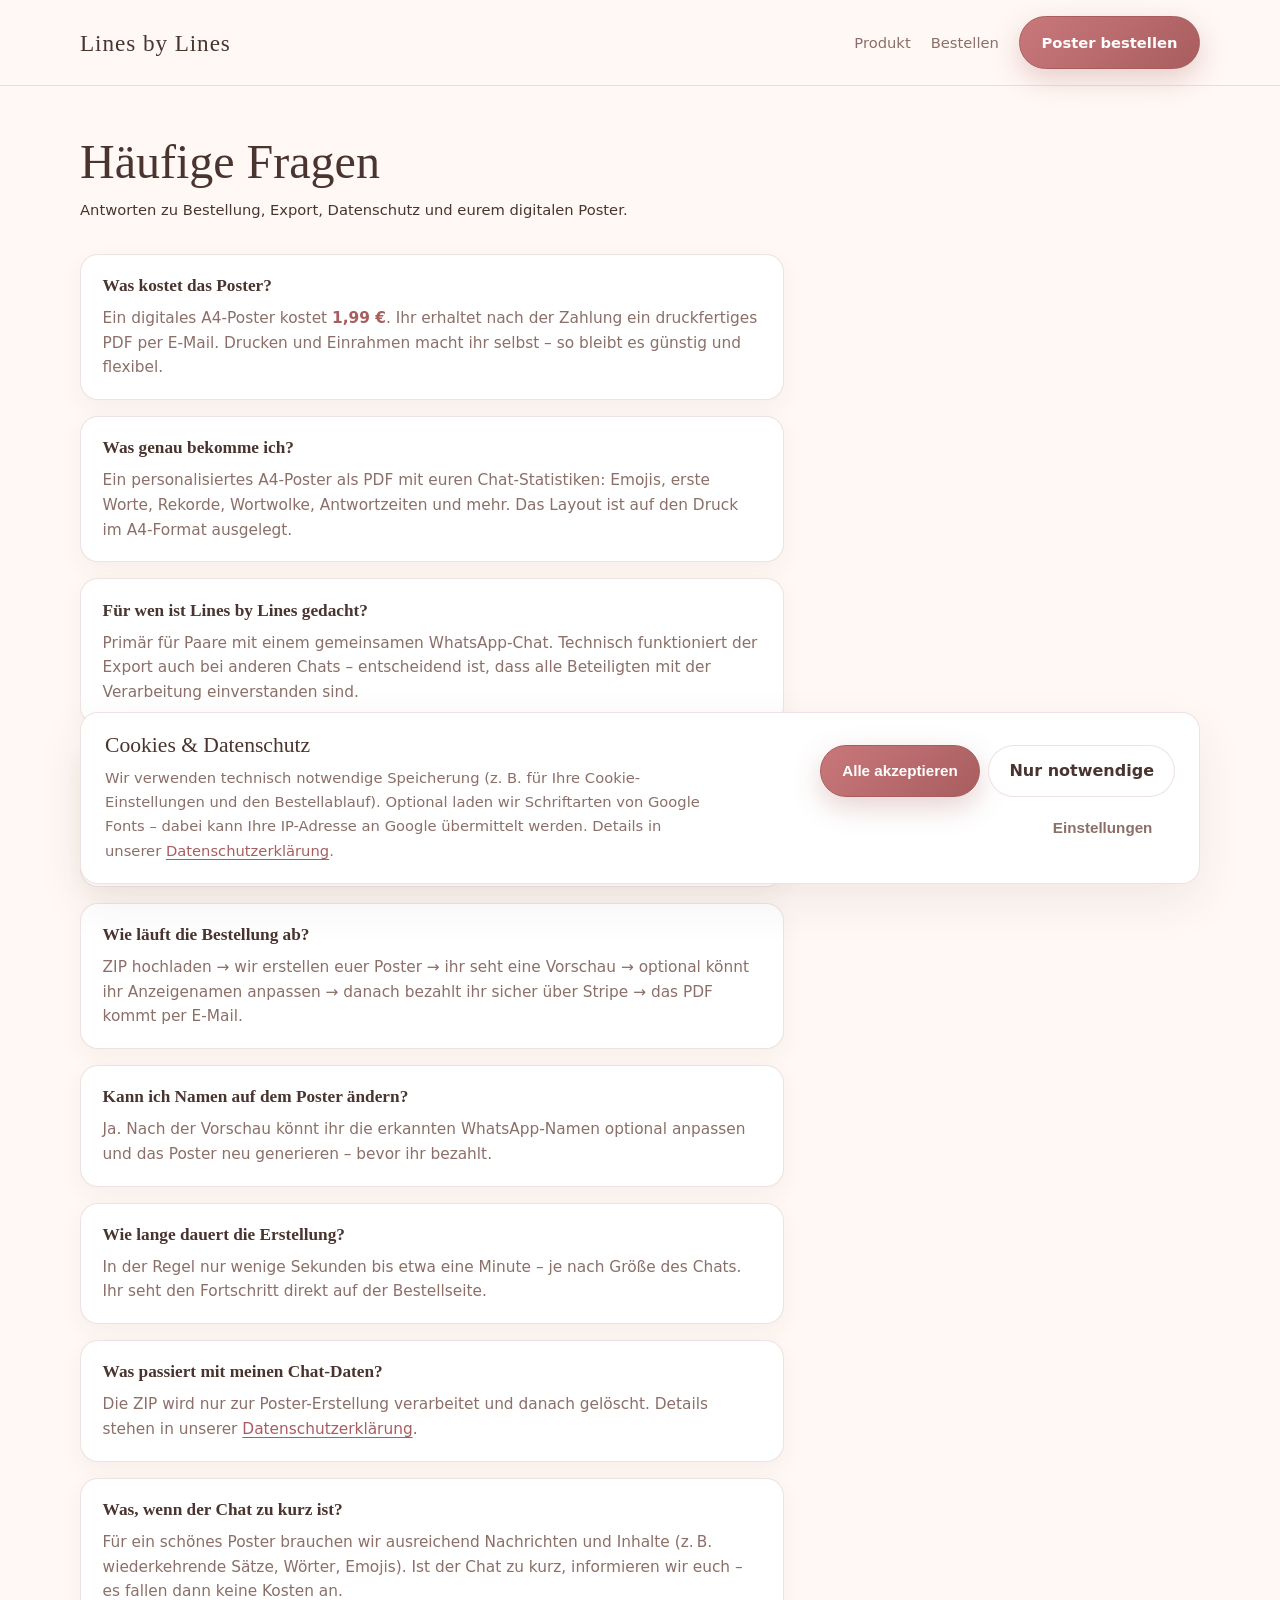
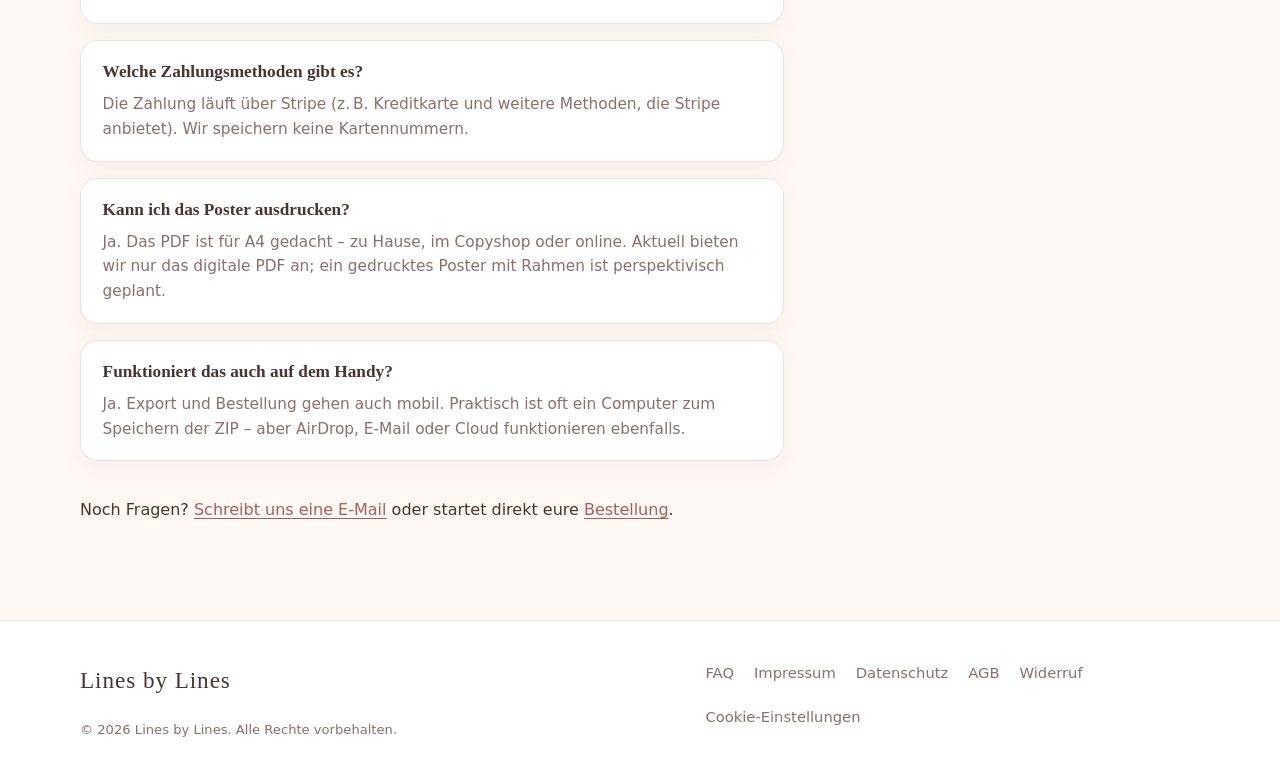
<file: faq.html>
<!DOCTYPE html>
<html lang="de">
  <head>
    <meta charset="UTF-8" />
    <meta name="viewport" content="width=device-width, initial-scale=1.0, viewport-fit=cover" />
    <link rel="icon" href="/LineByLine/assets/favicon.png?v=2" type="image/png" sizes="32x32" data-site-icon="1" />
    <link rel="apple-touch-icon" href="/LineByLine/assets/apple-touch-icon.png?v=2" sizes="180x180" data-site-icon="1" />
    <link rel="shortcut icon" href="/LineByLine/favicon.ico?v=2" data-site-icon="1" />
    <script src="./assets/fonts-head.js"></script>
    <meta
      name="description"
      content="Häufige Fragen zu Lines by Lines: Preis, WhatsApp-Export, Datenschutz, Lieferung und Druck eures Chat-Posters."
    />
    <title>FAQ – Lines by Lines</title>
    <link rel="stylesheet" href="./assets/site.css" />
  </head>
  <body>
    <header class="site-header">
      <div class="container inner">
        <a class="brand" href="./">
          <strong>Lines by Lines</strong>
        </a>
        <nav class="nav" aria-label="Hauptnavigation">
          <a class="hide-mobile" href="./#produkt">Produkt</a>
          <a class="hide-mobile" href="./bestellen.html">Bestellen</a>
          <a class="btn btn-primary" href="./bestellen.html">Poster bestellen</a>
        </nav>
      </div>
    </header>

    <main class="legal-page faq-page">
      <div class="container">
        <h1>Häufige Fragen</h1>
        <p class="legal-meta">
          Antworten zu Bestellung, Export, Datenschutz und eurem digitalen Poster.
        </p>

        <div class="faq-list">
          <article class="faq-item">
            <h2>Was kostet das Poster?</h2>
            <p>
              Ein digitales A4-Poster kostet <strong>1,99 €</strong>. Ihr erhaltet
              nach der Zahlung ein druckfertiges PDF per E-Mail. Drucken und
              Einrahmen macht ihr selbst – so bleibt es günstig und flexibel.
            </p>
          </article>

          <article class="faq-item">
            <h2>Was genau bekomme ich?</h2>
            <p>
              Ein personalisiertes A4-Poster als PDF mit euren Chat-Statistiken:
              Emojis, erste Worte, Rekorde, Wortwolke, Antwortzeiten und mehr.
              Das Layout ist auf den Druck im A4-Format ausgelegt.
            </p>
          </article>

          <article class="faq-item">
            <h2>Für wen ist Lines by Lines gedacht?</h2>
            <p>
              Primär für Paare mit einem gemeinsamen WhatsApp-Chat. Technisch
              funktioniert der Export auch bei anderen Chats – entscheidend ist,
              dass alle Beteiligten mit der Verarbeitung einverstanden sind.
            </p>
          </article>

          <article class="faq-item">
            <h2>Wie exportiere ich meinen WhatsApp-Chat?</h2>
            <p>
              In WhatsApp den Chat öffnen, „Chat exportieren“ wählen und
              <strong>„Ohne Medien“</strong> auswählen. So entsteht eine
              .zip-Datei, die ihr auf der
              <a href="./bestellen.html">Bestellseite</a> hochladen könnt. Dort
              findet ihr eine Schritt-für-Schritt-Anleitung für iPhone und Android.
            </p>
          </article>

          <article class="faq-item">
            <h2>Wie läuft die Bestellung ab?</h2>
            <p>
              ZIP hochladen → wir erstellen euer Poster → ihr seht eine Vorschau →
              optional könnt ihr Anzeigenamen anpassen → danach bezahlt ihr sicher
              über Stripe → das PDF kommt per E-Mail.
            </p>
          </article>

          <article class="faq-item">
            <h2>Kann ich Namen auf dem Poster ändern?</h2>
            <p>
              Ja. Nach der Vorschau könnt ihr die erkannten WhatsApp-Namen
              optional anpassen und das Poster neu generieren – bevor ihr bezahlt.
            </p>
          </article>

          <article class="faq-item">
            <h2>Wie lange dauert die Erstellung?</h2>
            <p>
              In der Regel nur wenige Sekunden bis etwa eine Minute – je nach
              Größe des Chats. Ihr seht den Fortschritt direkt auf der
              Bestellseite.
            </p>
          </article>

          <article class="faq-item">
            <h2>Was passiert mit meinen Chat-Daten?</h2>
            <p>
              Die ZIP wird nur zur Poster-Erstellung verarbeitet und danach
              gelöscht. Details stehen in unserer
              <a href="./datenschutz.html">Datenschutzerklärung</a>.
            </p>
          </article>

          <article class="faq-item">
            <h2>Was, wenn der Chat zu kurz ist?</h2>
            <p>
              Für ein schönes Poster brauchen wir ausreichend Nachrichten und
              Inhalte (z. B. wiederkehrende Sätze, Wörter, Emojis). Ist der Chat
              zu kurz, informieren wir euch – es fallen dann keine Kosten an.
            </p>
          </article>

          <article class="faq-item">
            <h2>Welche Zahlungsmethoden gibt es?</h2>
            <p>
              Die Zahlung läuft über Stripe (z. B. Kreditkarte und weitere
              Methoden, die Stripe anbietet). Wir speichern keine
              Kartennummern.
            </p>
          </article>

          <article class="faq-item">
            <h2>Kann ich das Poster ausdrucken?</h2>
            <p>
              Ja. Das PDF ist für A4 gedacht – zu Hause, im Copyshop oder online.
              Aktuell bieten wir nur das digitale PDF an; ein gedrucktes Poster
              mit Rahmen ist perspektivisch geplant.
            </p>
          </article>

          <article class="faq-item">
            <h2>Funktioniert das auch auf dem Handy?</h2>
            <p>
              Ja. Export und Bestellung gehen auch mobil. Praktisch ist oft ein
              Computer zum Speichern der ZIP – aber AirDrop, E-Mail oder Cloud
              funktionieren ebenfalls.
            </p>
          </article>
        </div>

        <p class="faq-cta">
          Noch Fragen?
          <a href="mailto:marcjohn1106@gmail.com">Schreibt uns eine E-Mail</a>
          oder startet direkt eure
          <a href="./bestellen.html">Bestellung</a>.
        </p>
      </div>
    </main>

    <footer class="site-footer">
      <div class="container footer-grid">
        <div>
          <a class="brand" href="./">
            <strong>Lines by Lines</strong>
          </a>
          <p class="footer-note">
            © <span id="year"></span> Lines by Lines. Alle Rechte vorbehalten.
          </p>
        </div>
        <nav class="footer-links" aria-label="Rechtliches">
          <a href="./faq.html">FAQ</a>
          <a href="./impressum.html">Impressum</a>
          <a href="./datenschutz.html">Datenschutz</a>
          <a href="./agb.html">AGB</a>
          <a href="./widerruf.html">Widerruf</a>
          <a href="#" data-cookie-settings>Cookie-Einstellungen</a>
        </nav>
      </div>
    </footer>
    <script>
      document.getElementById("year").textContent = new Date().getFullYear();
    </script>
    <script src="./assets/cookie-consent.js" defer></script>
  </body>
</html>
</file>
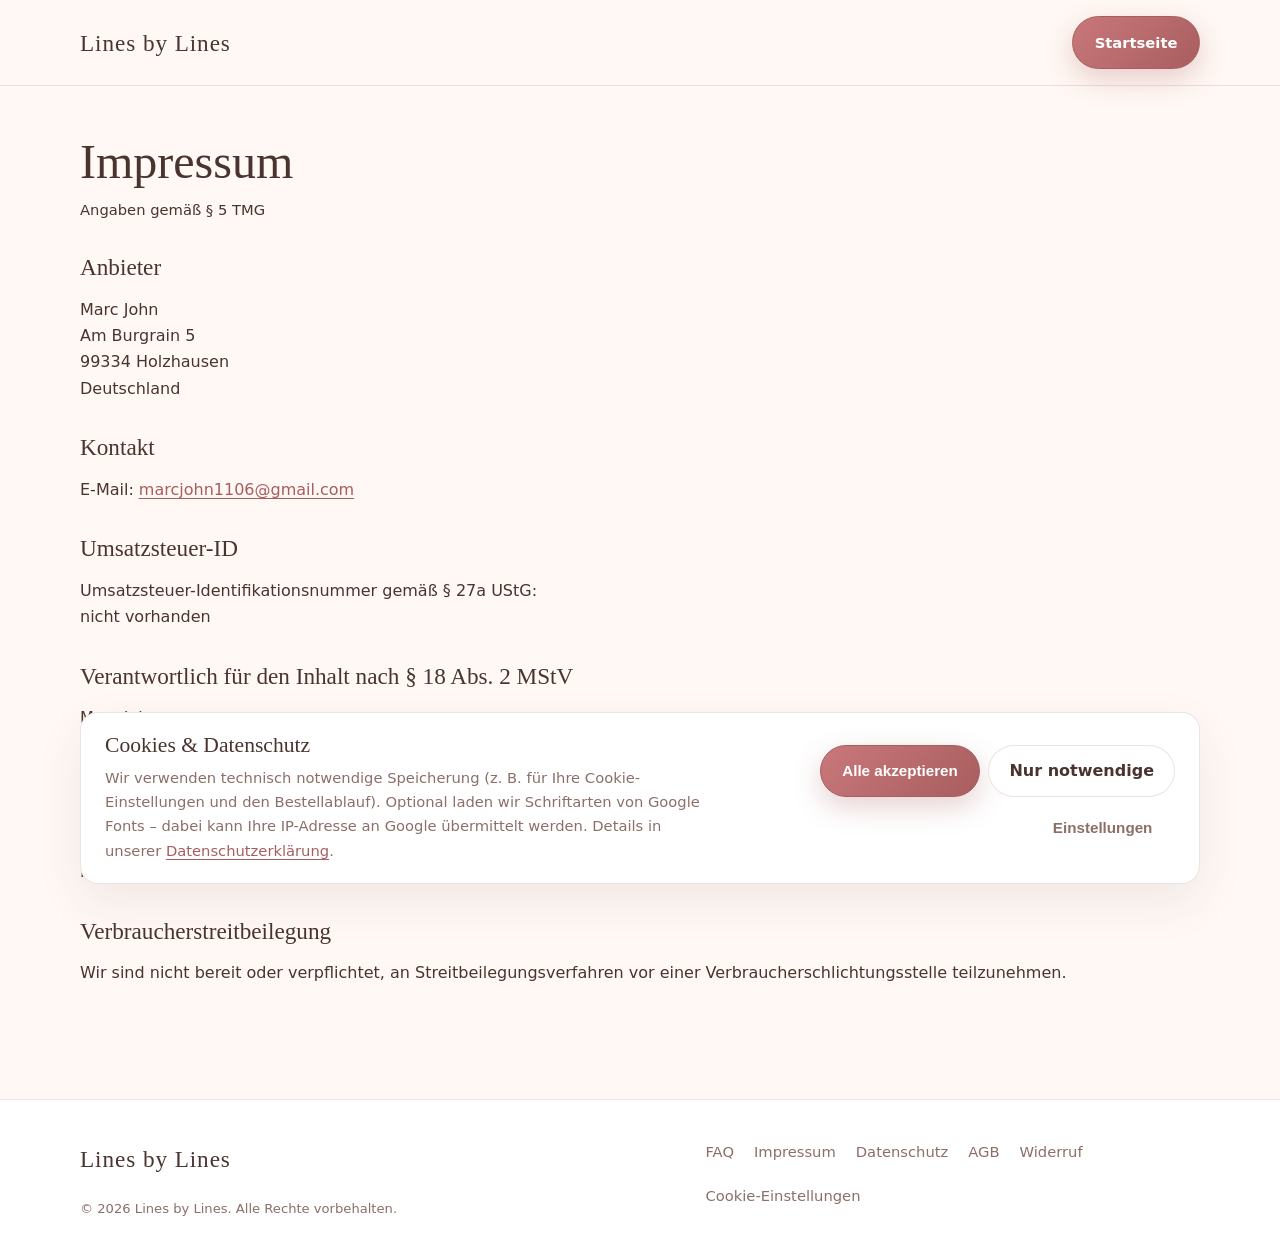
<file: impressum.html>
<!DOCTYPE html>
<html lang="de">
  <head>
    <meta charset="UTF-8" />
    <meta name="viewport" content="width=device-width, initial-scale=1.0, viewport-fit=cover" />
    <link rel="icon" href="/LineByLine/assets/favicon.png?v=2" type="image/png" sizes="32x32" data-site-icon="1" />
    <link rel="apple-touch-icon" href="/LineByLine/assets/apple-touch-icon.png?v=2" sizes="180x180" data-site-icon="1" />
    <link rel="shortcut icon" href="/LineByLine/favicon.ico?v=2" data-site-icon="1" />
    <script src="./assets/fonts-head.js"></script>
    <title>Impressum – Lines by Lines</title>
    <link rel="stylesheet" href="./assets/site.css" />
  </head>
  <body>
    <header class="site-header">
      <div class="container inner">
        <a class="brand" href="./">
          <strong>Lines by Lines</strong>
        </a>
        <nav class="nav" aria-label="Hauptnavigation">
          <a class="btn btn-primary" href="./">Startseite</a>
        </nav>
      </div>
    </header>

    <main class="legal-page">
      <div class="container">
        <h1>Impressum</h1>
        <p class="legal-meta">Angaben gemäß § 5 TMG</p>

        <h2>Anbieter</h2>
        <p>
          Marc John<br />
          Am Burgrain 5<br />
          99334 Holzhausen<br />
          Deutschland
        </p>

        <h2>Kontakt</h2>
        <p>
          E-Mail:
          <a href="mailto:marcjohn1106@gmail.com">marcjohn1106@gmail.com</a>
        </p>

        <h2>Umsatzsteuer-ID</h2>
        <p>
          Umsatzsteuer-Identifikationsnummer gemäß § 27a UStG:<br />
          nicht vorhanden
        </p>

        <h2>Verantwortlich für den Inhalt nach § 18 Abs. 2 MStV</h2>
        <p>
          Marc John<br />
          Am Burgrain 5, 99334 Holzhausen
        </p>

        <h2>EU-Streitschlichtung</h2>
        <p>
          Die Europäische Kommission stellt eine Plattform zur
          Online-Streitbeilegung (OS) bereit:
          <a href="https://ec.europa.eu/consumers/odr/" target="_blank" rel="noopener noreferrer"
            >https://ec.europa.eu/consumers/odr/</a
          >. Unsere E-Mail-Adresse finden Sie oben im Impressum.
        </p>

        <h2>Verbraucherstreitbeilegung</h2>
        <p>
          Wir sind nicht bereit oder verpflichtet, an
          Streitbeilegungsverfahren vor einer Verbraucherschlichtungsstelle
          teilzunehmen.
        </p>
      </div>
    </main>

    <footer class="site-footer">
      <div class="container footer-grid">
        <div>
          <a class="brand" href="./">
            <strong>Lines by Lines</strong>
          </a>
          <p class="footer-note">
            © <span id="year"></span> Lines by Lines. Alle Rechte vorbehalten.
          </p>
        </div>
        <nav class="footer-links" aria-label="Rechtliches">
          <a href="./faq.html">FAQ</a>
          <a href="./impressum.html">Impressum</a>
          <a href="./datenschutz.html">Datenschutz</a>
          <a href="./agb.html">AGB</a>
          <a href="./widerruf.html">Widerruf</a>
          <a href="#" data-cookie-settings>Cookie-Einstellungen</a>
        </nav>
      </div>
    </footer>
    <script>
      document.getElementById("year").textContent = new Date().getFullYear();
    </script>
    <script src="./assets/cookie-consent.js" defer></script>
  </body>
</html>
</file>
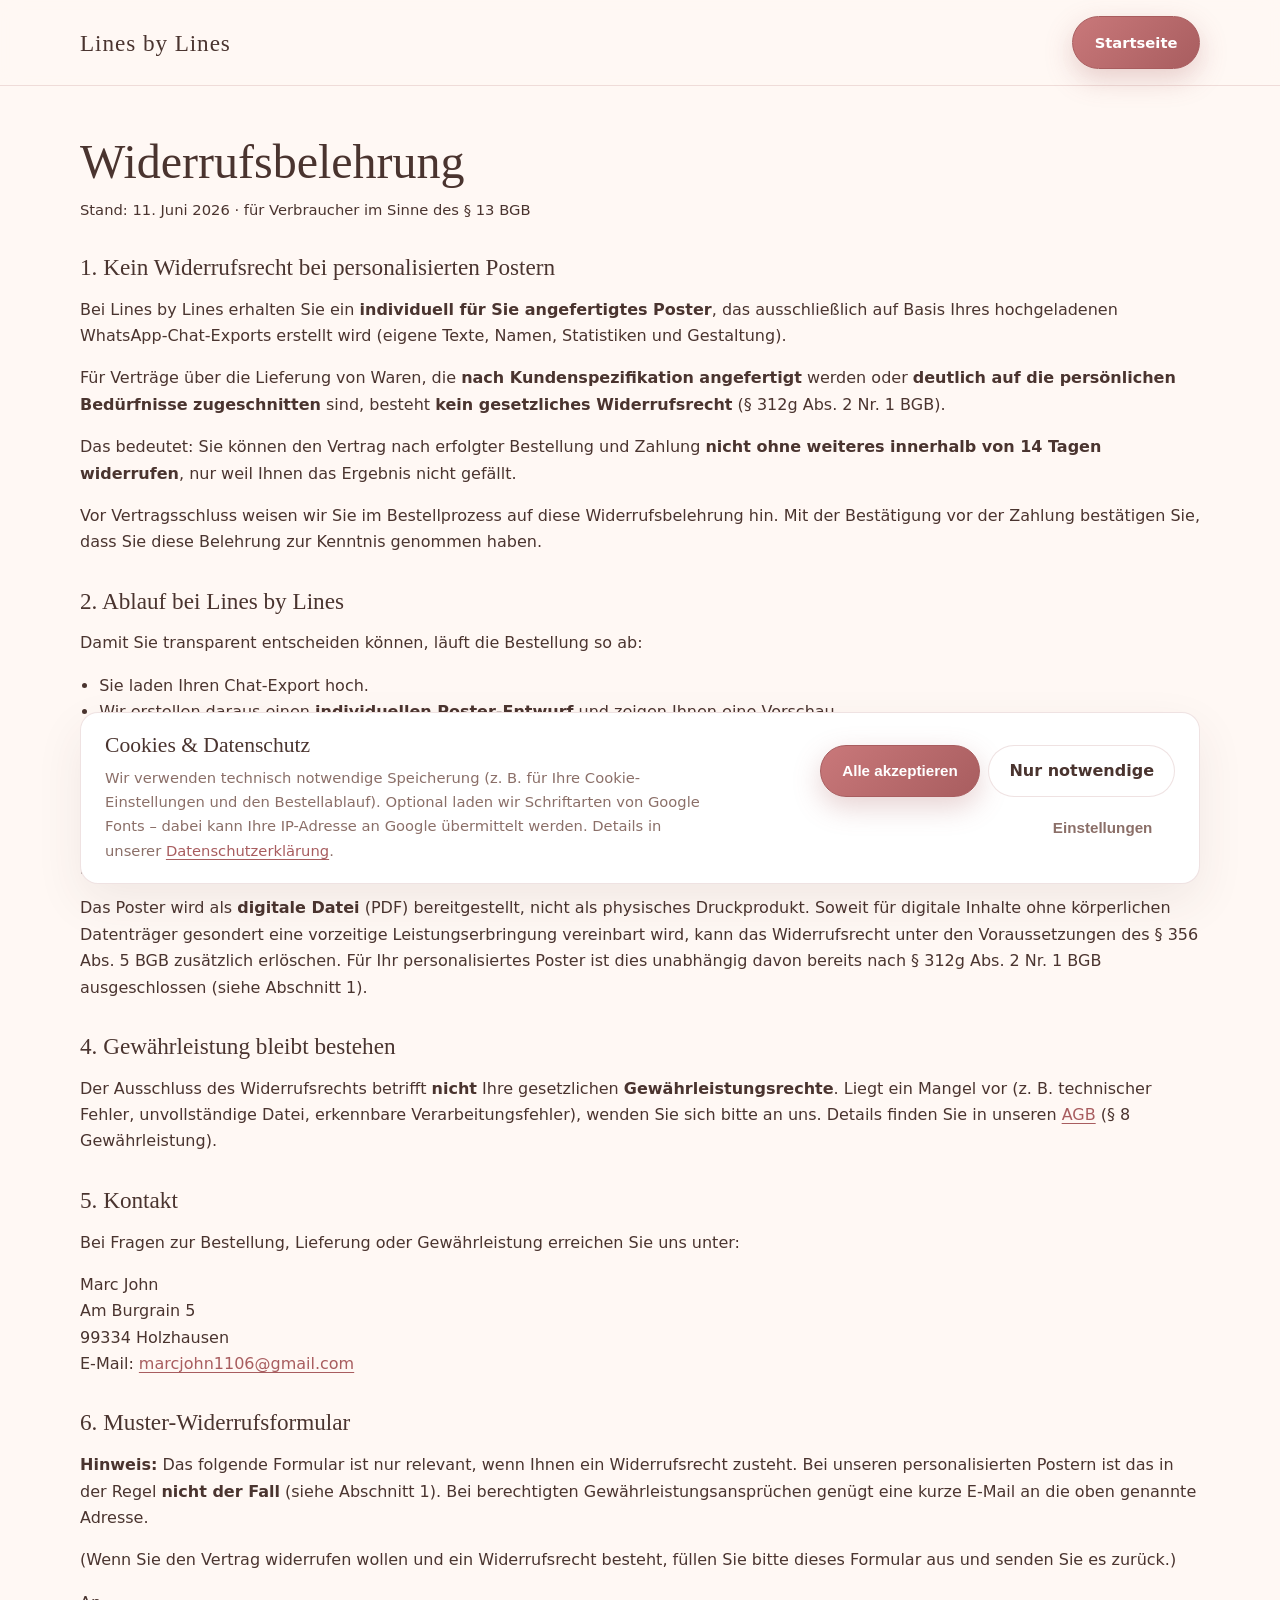
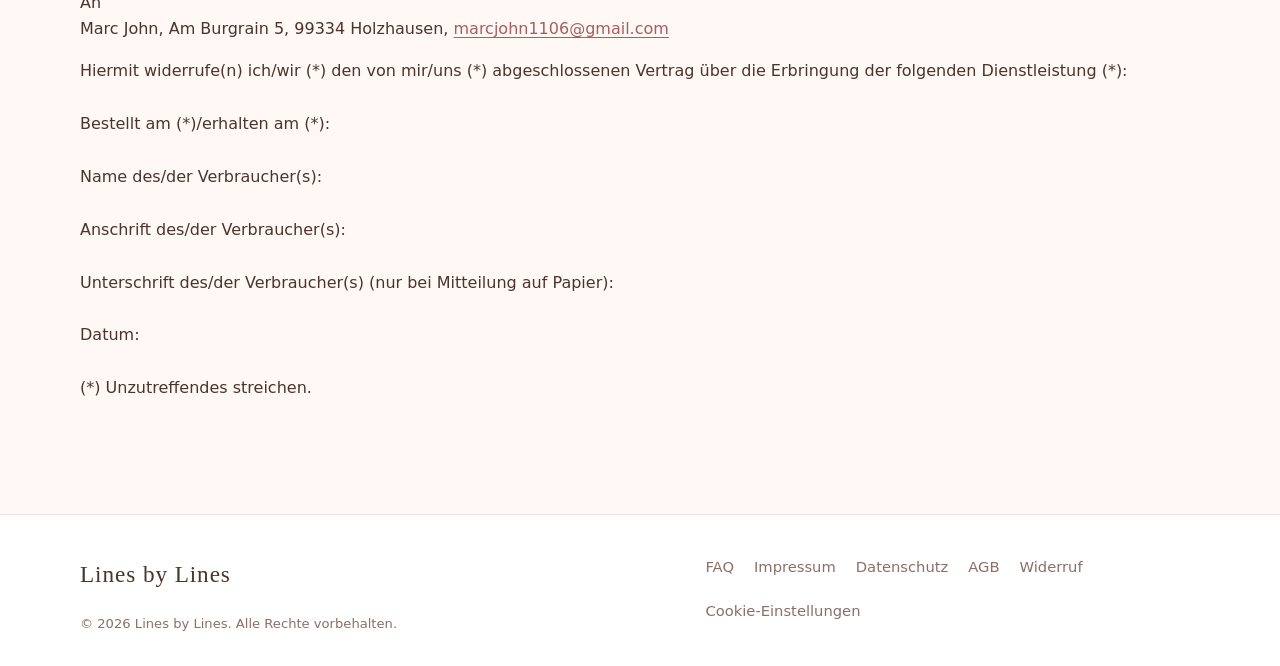
<file: widerruf.html>
<!DOCTYPE html>
<html lang="de">
  <head>
    <meta charset="UTF-8" />
    <meta name="viewport" content="width=device-width, initial-scale=1.0, viewport-fit=cover" />
    <link rel="icon" href="/LineByLine/assets/favicon.png?v=2" type="image/png" sizes="32x32" data-site-icon="1" />
    <link rel="apple-touch-icon" href="/LineByLine/assets/apple-touch-icon.png?v=2" sizes="180x180" data-site-icon="1" />
    <link rel="shortcut icon" href="/LineByLine/favicon.ico?v=2" data-site-icon="1" />
    <script src="./assets/fonts-head.js"></script>
    <title>Widerrufsbelehrung – Lines by Lines</title>
    <link rel="stylesheet" href="./assets/site.css" />
  </head>
  <body>
    <header class="site-header">
      <div class="container inner">
        <a class="brand" href="./">
          <strong>Lines by Lines</strong>
        </a>
        <nav class="nav" aria-label="Hauptnavigation">
          <a class="btn btn-primary" href="./">Startseite</a>
        </nav>
      </div>
    </header>

    <main class="legal-page">
      <div class="container">
        <h1>Widerrufsbelehrung</h1>
        <p class="legal-meta">Stand: 11. Juni 2026 · für Verbraucher im Sinne des § 13 BGB</p>

        <h2>1. Kein Widerrufsrecht bei personalisierten Postern</h2>
        <p>
          Bei Lines by Lines erhalten Sie ein <strong>individuell für Sie
          angefertigtes Poster</strong>, das ausschließlich auf Basis Ihres
          hochgeladenen WhatsApp-Chat-Exports erstellt wird (eigene Texte,
          Namen, Statistiken und Gestaltung).
        </p>
        <p>
          Für Verträge über die Lieferung von Waren, die <strong>nach
          Kundenspezifikation angefertigt</strong> werden oder <strong>deutlich
          auf die persönlichen Bedürfnisse zugeschnitten</strong> sind, besteht
          <strong>kein gesetzliches Widerrufsrecht</strong>
          (§ 312g Abs. 2 Nr. 1 BGB).
        </p>
        <p>
          Das bedeutet: Sie können den Vertrag nach erfolgter Bestellung und
          Zahlung <strong>nicht ohne weiteres innerhalb von 14 Tagen widerrufen</strong>,
          nur weil Ihnen das Ergebnis nicht gefällt.
        </p>
        <p>
          Vor Vertragsschluss weisen wir Sie im Bestellprozess auf diese
          Widerrufsbelehrung hin. Mit der Bestätigung vor der Zahlung bestätigen
          Sie, dass Sie diese Belehrung zur Kenntnis genommen haben.
        </p>

        <h2>2. Ablauf bei Lines by Lines</h2>
        <p>
          Damit Sie transparent entscheiden können, läuft die Bestellung so ab:
        </p>
        <ul>
          <li>Sie laden Ihren Chat-Export hoch.</li>
          <li>Wir erstellen daraus einen <strong>individuellen Poster-Entwurf</strong>
            und zeigen Ihnen eine Vorschau.</li>
          <li>Erst danach schließen Sie den Kauf durch Zahlung über Stripe ab.</li>
          <li>Nach Zahlung erhalten Sie das fertige Poster als PDF per E-Mail.</li>
        </ul>
        <p>
          Die Erstellung erfolgt damit bereits <strong>vor Vertragsschluss</strong>
          auf Grundlage Ihrer Daten und ausschließlich für Ihre Bestellung.
        </p>

        <h2>3. Digitale Inhalte (PDF)</h2>
        <p>
          Das Poster wird als <strong>digitale Datei</strong> (PDF) bereitgestellt,
          nicht als physisches Druckprodukt. Soweit für digitale Inhalte ohne
          körperlichen Datenträger gesondert eine vorzeitige Leistungserbringung
          vereinbart wird, kann das Widerrufsrecht unter den Voraussetzungen des
          § 356 Abs. 5 BGB zusätzlich erlöschen. Für Ihr personalisiertes Poster
          ist dies unabhängig davon bereits nach § 312g Abs. 2 Nr. 1 BGB
          ausgeschlossen (siehe Abschnitt 1).
        </p>

        <h2>4. Gewährleistung bleibt bestehen</h2>
        <p>
          Der Ausschluss des Widerrufsrechts betrifft <strong>nicht</strong> Ihre
          gesetzlichen <strong>Gewährleistungsrechte</strong>. Liegt ein Mangel
          vor (z. B. technischer Fehler, unvollständige Datei, erkennbare
          Verarbeitungsfehler), wenden Sie sich bitte an uns. Details finden Sie
          in unseren <a href="./agb.html">AGB</a> (§ 8 Gewährleistung).
        </p>

        <h2>5. Kontakt</h2>
        <p>
          Bei Fragen zur Bestellung, Lieferung oder Gewährleistung erreichen Sie
          uns unter:
        </p>
        <p>
          Marc John<br />
          Am Burgrain 5<br />
          99334 Holzhausen<br />
          E-Mail:
          <a href="mailto:marcjohn1106@gmail.com">marcjohn1106@gmail.com</a>
        </p>

        <h2>6. Muster-Widerrufsformular</h2>
        <p>
          <strong>Hinweis:</strong> Das folgende Formular ist nur relevant, wenn
          Ihnen ein Widerrufsrecht zusteht. Bei unseren personalisierten Postern
          ist das in der Regel <strong>nicht der Fall</strong> (siehe Abschnitt 1).
          Bei berechtigten Gewährleistungsansprüchen genügt eine kurze
          E-Mail an die oben genannte Adresse.
        </p>
        <p>
          (Wenn Sie den Vertrag widerrufen wollen und ein Widerrufsrecht besteht,
          füllen Sie bitte dieses Formular aus und senden Sie es zurück.)
        </p>
        <p>
          An<br />
          Marc John, Am Burgrain 5, 99334 Holzhausen,
          <a href="mailto:marcjohn1106@gmail.com">marcjohn1106@gmail.com</a>
        </p>
        <p>
          Hiermit widerrufe(n) ich/wir (*) den von mir/uns (*) abgeschlossenen
          Vertrag über die Erbringung der folgenden Dienstleistung (*):<br /><br />
          Bestellt am (*)/erhalten am (*):<br /><br />
          Name des/der Verbraucher(s):<br /><br />
          Anschrift des/der Verbraucher(s):<br /><br />
          Unterschrift des/der Verbraucher(s) (nur bei Mitteilung auf Papier):<br /><br />
          Datum:<br /><br />
          (*) Unzutreffendes streichen.
        </p>
      </div>
    </main>

    <footer class="site-footer">
      <div class="container footer-grid">
        <div>
          <a class="brand" href="./">
            <strong>Lines by Lines</strong>
          </a>
          <p class="footer-note">
            © <span id="year"></span> Lines by Lines. Alle Rechte vorbehalten.
          </p>
        </div>
        <nav class="footer-links" aria-label="Rechtliches">
          <a href="./faq.html">FAQ</a>
          <a href="./impressum.html">Impressum</a>
          <a href="./datenschutz.html">Datenschutz</a>
          <a href="./agb.html">AGB</a>
          <a href="./widerruf.html">Widerruf</a>
          <a href="#" data-cookie-settings>Cookie-Einstellungen</a>
        </nav>
      </div>
    </footer>
    <script>
      document.getElementById("year").textContent = new Date().getFullYear();
    </script>
    <script src="./assets/cookie-consent.js" defer></script>
  </body>
</html>
</file>
<file: assets/site.css>
:root {
  --cream: #fff8f4;
  --rose: #c9787a;
  --rose-deep: #a85d5f;
  --warm: #4a342f;
  --muted: #8b6f68;
  --cream-dark: #f5ebe6;
  --border: rgba(168, 93, 95, 0.18);
  --shadow: 0 18px 48px rgba(74, 52, 47, 0.08);
  --radius: 18px;
  --max: 1120px;
  --header-offset: calc(4.5rem + 2rem + 1px);
}

*,
*::before,
*::after {
  box-sizing: border-box;
}

html {
  scroll-behavior: smooth;
  scroll-padding-top: var(--header-offset);
}

body {
  margin: 0;
  font-family: "DM Sans", system-ui, sans-serif;
  font-size: 1rem;
  line-height: 1.65;
  color: var(--warm);
  background: var(--cream);
  -webkit-font-smoothing: antialiased;
}

img {
  max-width: 100%;
  height: auto;
  display: block;
}

a {
  color: var(--rose-deep);
  text-decoration-thickness: 1px;
  text-underline-offset: 3px;
}

a:hover {
  color: var(--rose);
}

h1,
h2,
h3,
.display {
  font-family: "Cormorant Garamond", Georgia, serif;
  font-weight: 500;
  line-height: 1.15;
  color: var(--warm);
}

.container {
  width: min(100% - 2rem, var(--max));
  margin-inline: auto;
}

.site-header {
  position: sticky;
  top: 0;
  z-index: 20;
  background: rgba(255, 248, 244, 0.92);
  backdrop-filter: blur(10px);
  border-bottom: 1px solid var(--border);
}

.site-header .inner {
  display: flex;
  align-items: center;
  justify-content: space-between;
  gap: 1rem;
  min-height: 4.5rem;
  padding: 1rem 0;
}

.brand {
  display: flex;
  flex-direction: column;
  gap: 0.1rem;
  text-decoration: none;
  color: inherit;
}

.brand small {
  font-size: 0.68rem;
  letter-spacing: 0.18em;
  text-transform: uppercase;
  color: var(--muted);
}

.brand strong {
  font-family: "Cormorant Garamond", Georgia, serif;
  font-size: 1.45rem;
  font-weight: 500;
  letter-spacing: 0.04em;
}

.nav {
  display: flex;
  flex-wrap: wrap;
  align-items: center;
  gap: 0.35rem 1.25rem;
}

.nav a {
  font-size: 0.92rem;
  color: var(--muted);
  text-decoration: none;
}

.nav a:hover {
  color: var(--rose-deep);
}

.btn {
  display: inline-flex;
  align-items: center;
  justify-content: center;
  gap: 0.5rem;
  padding: 0.85rem 1.35rem;
  border-radius: 999px;
  border: 1px solid transparent;
  font-size: 0.95rem;
  font-weight: 600;
  text-decoration: none;
  cursor: pointer;
  transition: transform 0.15s ease, box-shadow 0.15s ease, background 0.15s ease;
}

.btn:hover {
  transform: translateY(-1px);
}

.nav a.btn-primary,
.nav a.btn-primary:hover {
  color: #fff;
}

.btn-primary {
  background: linear-gradient(135deg, var(--rose), var(--rose-deep));
  color: #fff;
  border-color: var(--rose-deep);
  box-shadow: 0 10px 28px rgba(168, 93, 95, 0.28);
}

.btn-primary:hover {
  color: #fff;
}

.btn-secondary {
  background: #fff;
  color: var(--rose-deep);
  border-color: var(--border);
}

.hero {
  padding: 4.5rem 0 3.5rem;
}

.hero-grid {
  display: grid;
  grid-template-columns: 1.05fr 0.95fr;
  gap: 3rem;
  align-items: center;
}

.eyebrow {
  display: inline-block;
  margin-bottom: 1rem;
  font-size: 0.72rem;
  font-weight: 600;
  letter-spacing: 0.2em;
  text-transform: uppercase;
  color: var(--rose-deep);
}

.hero h1 {
  margin: 0 0 1rem;
  font-size: clamp(2.6rem, 5vw, 4rem);
  letter-spacing: 0.02em;
}

.hero-lead {
  margin: 0 0 1.75rem;
  max-width: 34rem;
  font-size: 1.08rem;
  color: var(--muted);
}

.hero-actions {
  display: flex;
  flex-wrap: wrap;
  gap: 0.85rem;
}

.hero-price {
  margin: 0 0 1.35rem;
  font-size: 1.08rem;
  color: var(--rose-deep);
}

.hero-price strong {
  font-weight: 700;
}

.hero-poster-frame {
  margin: 0;
  width: min(100%, 21rem);
  margin-inline: auto;
}

.hero-poster-frame img {
  display: block;
  width: 100%;
  height: auto;
  box-shadow: none;
}

.poster-frame {
  position: relative;
  padding: 1.25rem;
  border-radius: calc(var(--radius) + 6px);
  background: linear-gradient(145deg, #fff, var(--cream-dark));
  border: 1px solid var(--border);
  box-shadow: var(--shadow);
}

.poster-frame::before {
  content: "";
  position: absolute;
  inset: 0.75rem;
  border: 1px solid rgba(201, 120, 122, 0.22);
  border-radius: var(--radius);
  pointer-events: none;
}

.poster-frame img {
  border-radius: 10px;
}

.section {
  padding: 4rem 0;
}

.section-alt {
  background: linear-gradient(180deg, #fff 0%, var(--cream) 100%);
  border-block: 1px solid var(--border);
}

.section-alt + .section-alt {
  border-top: none;
}

main > .section-alt:last-child {
  border-bottom: none;
}

.landing-page > .section:not(.hero),
.order-page > .section:not(.order-page-intro) {
  background: linear-gradient(180deg, #fff 0%, var(--cream) 100%);
}

.landing-page .privacy-box,
.landing-page .coming-soon-box {
  background: #fff;
}

.section-title {
  margin: 0 0 0.75rem;
  font-size: clamp(2rem, 3.5vw, 2.75rem);
  text-align: center;
}

.section-intro {
  margin: 0 auto 2.5rem;
  max-width: 42rem;
  text-align: center;
  color: var(--muted);
}

.cards {
  display: grid;
  grid-template-columns: repeat(3, minmax(0, 1fr));
  gap: 1.25rem;
}

.card {
  padding: 1.5rem;
  border-radius: var(--radius);
  background: #fff;
  border: 1px solid var(--border);
  box-shadow: 0 8px 24px rgba(74, 52, 47, 0.04);
}

.card h3 {
  margin: 0 0 0.5rem;
  font-size: 1.35rem;
}

.card p {
  margin: 0;
  color: var(--muted);
  font-size: 0.95rem;
}

.steps {
  display: grid;
  grid-template-columns: repeat(3, minmax(0, 1fr));
  gap: 1.5rem;
  counter-reset: step;
}

.step {
  position: relative;
  padding: 1.5rem 1.25rem 1.25rem;
  border-radius: var(--radius);
  background: #fff;
  border: 1px solid var(--border);
}

.step::before {
  counter-increment: step;
  content: counter(step);
  display: inline-flex;
  align-items: center;
  justify-content: center;
  width: 2rem;
  height: 2rem;
  margin-bottom: 0.85rem;
  border-radius: 50%;
  background: rgba(201, 120, 122, 0.12);
  color: var(--rose-deep);
  font-weight: 700;
  font-size: 0.9rem;
}

.step h3 {
  margin: 0 0 0.45rem;
  font-size: 1.25rem;
}

.step p {
  margin: 0;
  color: var(--muted);
  font-size: 0.94rem;
}

.privacy-box {
  display: grid;
  grid-template-columns: 1fr 1fr;
  gap: 2rem;
  align-items: center;
  padding: 2rem;
  border-radius: calc(var(--radius) + 4px);
  background: linear-gradient(135deg, rgba(201, 120, 122, 0.08), rgba(255, 248, 244, 0.9));
  border: 1px solid var(--border);
}

.privacy-box ul {
  margin: 0;
  padding-left: 1.1rem;
  color: var(--muted);
}

.privacy-box li + li {
  margin-top: 0.45rem;
}

.coming-soon-box {
  padding: 2rem;
  border-radius: calc(var(--radius) + 4px);
  background: linear-gradient(135deg, #fff 0%, var(--cream-dark) 100%);
  border: 1px solid var(--border);
}

.order-section {
  text-align: center;
}

.order-flow {
  width: 100%;
  max-width: 28rem;
  margin: 2rem auto 0;
  text-align: left;
}

.order-form {
  display: grid;
  gap: 1.1rem;
  padding: 1.75rem;
  border-radius: var(--radius);
  background: #fff;
  border: 1px solid var(--border);
  box-shadow: var(--shadow);
}

.order-form-row {
  display: grid;
  gap: 0.4rem;
}

.order-label {
  font-size: 0.92rem;
  font-weight: 600;
  color: var(--warm);
}

.order-input {
  width: 100%;
  padding: 0.72rem 0.9rem;
  border: 1px solid var(--border);
  border-radius: 12px;
  font: inherit;
  color: var(--warm);
  background: var(--cream);
}

.order-input:focus {
  outline: 2px solid rgba(201, 120, 122, 0.35);
  outline-offset: 1px;
}

.order-file {
  padding: 0.55rem 0.75rem;
  background: #fff;
}

.order-hint {
  font-size: 0.84rem;
  color: var(--muted);
}

.order-consent-block {
  display: grid;
  gap: 0.75rem;
  padding: 0.85rem 0.95rem;
  border-radius: 12px;
  background: rgba(255, 248, 244, 0.9);
  border: 1px solid rgba(201, 120, 122, 0.16);
}

.order-consent-block-pay {
  margin-bottom: 0.35rem;
}

.order-consent-note {
  margin: 0;
  font-size: 0.84rem;
  line-height: 1.45;
  color: var(--muted);
}

.order-consent {
  display: grid;
  grid-template-columns: auto 1fr;
  gap: 0.65rem;
  align-items: start;
  font-size: 0.86rem;
  line-height: 1.45;
  color: var(--warm);
  cursor: pointer;
}

.order-consent input {
  width: 1rem;
  height: 1rem;
  margin: 0.15rem 0 0;
  accent-color: var(--rose);
}

.order-consent a {
  color: var(--rose-deep);
  text-decoration: underline;
  text-underline-offset: 2px;
}

.order-consent-error {
  margin: 0;
  font-size: 0.84rem;
  color: #b42318;
}

.order-name-detected {
  margin: 0;
  font-size: 0.82rem;
  color: var(--muted);
}

.order-name-detected strong {
  color: var(--warm);
  font-weight: 600;
}

.order-name-row {
  gap: 0.35rem;
}

#order-names-fields {
  display: grid;
  gap: 1.35rem;
  margin-bottom: 0.25rem;
}

.order-name-label {
  margin-bottom: 0;
}

.order-name-source {
  margin: 0 0 0.35rem;
  font-size: 0.82rem;
  color: var(--muted);
}

.order-name-input::placeholder {
  color: rgba(92, 74, 66, 0.42);
  opacity: 1;
}

.order-name-input::-webkit-input-placeholder {
  color: rgba(92, 74, 66, 0.42);
}

.order-name-input:focus::placeholder {
  color: rgba(92, 74, 66, 0.28);
}

.order-submit {
  width: 100%;
  margin-top: 0.35rem;
}

.order-panel {
  padding: 1.75rem;
  border-radius: var(--radius);
  background: #fff;
  border: 1px solid var(--border);
  box-shadow: var(--shadow);
}

.order-panel-error {
  border-color: rgba(168, 93, 95, 0.35);
  background: linear-gradient(180deg, #fff, #fff6f4);
}

.order-panel-title {
  margin: 0 0 0.65rem;
  font-family: "Cormorant Garamond", Georgia, serif;
  font-size: 1.55rem;
  font-weight: 500;
  color: var(--warm);
}

.order-panel-text {
  margin: 0 0 1.25rem;
  color: var(--muted);
}

.order-progress-track {
  width: 100%;
  height: 10px;
  border-radius: 999px;
  background: var(--cream-dark);
  overflow: hidden;
  margin: 1rem 0;
}

.order-progress-bar {
  width: 8%;
  height: 100%;
  border-radius: inherit;
  background: linear-gradient(90deg, var(--rose), var(--rose-deep));
  transition: width 0.6s ease;
}

.order-progress-label {
  margin: 0;
  color: var(--muted);
  font-size: 0.95rem;
}

.order-poster-preview {
  margin: 0 auto 1.35rem;
  width: 100%;
}

.order-review-block {
  margin-bottom: 1rem;
}

.order-review-block .order-poster-preview {
  margin-bottom: 0;
}

.order-pay-lead {
  margin-top: -0.35rem;
}

.order-rename-teaser {
  margin: 0 0 1rem;
  padding: 0.9rem 1rem 1rem;
  border-radius: 12px;
  background: linear-gradient(180deg, rgba(255, 252, 250, 0.98), rgba(255, 248, 244, 0.92));
  border: 1px solid rgba(201, 120, 122, 0.14);
}

.order-rename-teaser-lead {
  margin: 0 0 0.5rem;
  font-size: 0.9rem;
  line-height: 1.45;
  color: var(--muted);
}

.order-rename-teaser .order-name-detected {
  margin: 0 0 0.8rem;
}

.order-rename-toggle {
  width: 100%;
  margin: 0;
  min-height: 2.65rem;
  box-shadow: 0 4px 14px rgba(168, 93, 95, 0.08);
}

.order-rename-toggle:hover {
  color: var(--rose-deep);
  border-color: rgba(201, 120, 122, 0.45);
  background: #fff8f4;
}

.order-review-block + #order-panel-names {
  margin-top: 0;
}

.order-review-block + #order-panel-names {
  padding-top: 0.25rem;
  border-top: none;
  box-shadow: none;
  background: transparent;
  border: none;
  padding-left: 0;
  padding-right: 0;
}

.order-names-rename-block {
  margin: 0 0 0.85rem;
  padding: 1rem 1.05rem;
  border-radius: 12px;
  background: rgba(255, 248, 244, 0.95);
  border: 1px solid rgba(201, 120, 122, 0.16);
}

.order-names-rename-form {
  display: grid;
  gap: 0.9rem;
  padding: 0;
  border: 0;
  box-shadow: none;
  background: transparent;
}

#order-panel-names .order-consent-block-pay {
  margin-top: 0.15rem;
}

#order-panel-names .order-submit {
  width: 100%;
}

#order-panel-names .order-new-from-pay {
  width: 100%;
  margin-top: 0.55rem;
}

.order-poster-preview-shell {
  position: relative;
  width: 100%;
  margin: 0 auto;
  padding: 0.65rem;
  box-sizing: border-box;
  border-radius: calc(var(--radius) + 4px);
  background: linear-gradient(145deg, #fff, var(--cream-dark));
  border: 1px solid var(--border);
  box-shadow: var(--shadow);
}

.order-poster-preview-shell::before {
  content: "";
  position: absolute;
  inset: 0.45rem;
  border: 1px solid rgba(201, 120, 122, 0.22);
  border-radius: var(--radius);
  pointer-events: none;
}

.order-poster-preview-frame {
  position: relative;
  width: 100%;
  aspect-ratio: 210 / 297;
  overflow: hidden;
  border-radius: 10px;
  background: #fff8f4;
}

.order-poster-preview-image {
  display: block;
  width: 100%;
  height: 100%;
  object-fit: contain;
  pointer-events: none;
  user-select: none;
  -webkit-user-drag: none;
}

.order-pending-banner {
  margin-bottom: 1rem;
  padding: 1rem 1.1rem;
  border-radius: var(--radius);
  border: 1px solid rgba(201, 120, 122, 0.28);
  background: linear-gradient(180deg, #fff, #fff8f4);
}

.order-pending-banner-text {
  margin: 0 0 0.85rem;
  font-size: 0.92rem;
  color: var(--muted);
}

.order-pending-banner-actions {
  display: grid;
  gap: 0.55rem;
}

.order-new-from-pay {
  width: 100%;
  margin-top: 0.55rem;
}

.order-api-warning {
  max-width: 28rem;
  margin: 1rem auto 0;
  padding: 0.85rem 1rem;
  border-radius: 12px;
  background: #fff3cd;
  color: #6b4f1d;
  font-size: 0.9rem;
  text-align: left;
}

.btn-secondary {
  display: inline-flex;
  align-items: center;
  justify-content: center;
  padding: 0.72rem 1.25rem;
  border-radius: 999px;
  border: 1px solid var(--border);
  background: #fff;
  color: var(--warm);
  font: inherit;
  font-weight: 600;
  cursor: pointer;
}

.btn-secondary:hover {
  border-color: var(--rose);
  color: var(--rose-deep);
}

#view-poster-btn {
  margin-bottom: 0.75rem;
}

.site-footer {
  margin-top: 2rem;
  padding: 2.5rem 0 2rem;
  min-height: 9.5rem;
  border-top: 1px solid var(--border);
  background: #fff;
}

.footer-grid {
  display: grid;
  grid-template-columns: 1.2fr 1fr;
  gap: 2rem;
}

.footer-links {
  display: flex;
  flex-wrap: wrap;
  gap: 0.5rem 1.25rem;
}

.footer-links a {
  font-size: 0.92rem;
  color: var(--muted);
  text-decoration: none;
}

.footer-links a:hover {
  color: var(--rose-deep);
}

.footer-note {
  margin: 1.25rem 0 0;
  font-size: 0.82rem;
  color: var(--muted);
}

.legal-page {
  padding: 3rem 0 4rem;
}

.legal-page h1 {
  margin: 0 0 0.5rem;
  font-size: clamp(2.2rem, 4vw, 3rem);
}

.legal-meta {
  margin: 0 0 2rem;
  color: var(--muted);
  font-size: 0.92rem;
}

.legal-page h2 {
  margin: 2rem 0 0.75rem;
  font-size: 1.45rem;
}

.legal-page p,
.legal-page li {
  color: var(--warm);
}

.legal-page ul {
  padding-left: 1.2rem;
}

.faq-page .faq-list {
  display: grid;
  gap: 1rem;
  max-width: 44rem;
}

.faq-item {
  padding: 1.2rem 1.35rem;
  border-radius: var(--radius);
  background: #fff;
  border: 1px solid var(--border);
  box-shadow: 0 8px 24px rgba(74, 52, 47, 0.05);
}

.faq-item h2 {
  margin: 0 0 0.55rem;
  font-size: 1.08rem;
  font-weight: 600;
  color: var(--warm);
  line-height: 1.35;
}

.faq-item p {
  margin: 0;
  color: var(--muted);
  font-size: 0.96rem;
  line-height: 1.6;
}

.faq-item p strong {
  color: var(--rose-deep);
  font-weight: 600;
}

.faq-cta {
  margin: 2.25rem 0 0;
  max-width: 44rem;
  color: var(--muted);
}

.placeholder {
  padding: 0.1rem 0.35rem;
  border-radius: 4px;
  background: rgba(201, 120, 122, 0.12);
  color: var(--rose-deep);
  font-size: 0.92em;
}

.visually-hidden {
  position: absolute;
  width: 1px;
  height: 1px;
  padding: 0;
  margin: -1px;
  overflow: hidden;
  clip: rect(0, 0, 0, 0);
  white-space: nowrap;
  border: 0;
}

.cookie-banner,
.cookie-settings {
  position: fixed;
  inset: auto 0 0 0;
  z-index: 100;
  padding: 1rem;
}

.cookie-banner-inner,
.cookie-settings-panel {
  width: min(100%, var(--max));
  margin-inline: auto;
  padding: 1.25rem 1.5rem;
  border: 1px solid var(--border);
  border-radius: var(--radius);
  background: #fff;
  box-shadow: var(--shadow);
}

.cookie-banner-inner {
  display: grid;
  grid-template-columns: 1.4fr 1fr;
  gap: 1.25rem;
  align-items: center;
}

.cookie-banner-copy h2,
.cookie-settings-panel h2 {
  margin: 0 0 0.5rem;
  font-size: 1.35rem;
}

.cookie-banner-copy p,
.cookie-settings-intro,
.cookie-option p {
  margin: 0;
  color: var(--muted);
  font-size: 0.92rem;
}

.cookie-banner-actions,
.cookie-settings-actions {
  display: flex;
  flex-wrap: wrap;
  gap: 0.5rem;
  justify-content: flex-end;
}

.btn-ghost {
  background: transparent;
  border: 1px solid transparent;
  color: var(--muted);
}

.btn-ghost:hover {
  color: var(--rose-deep);
  border-color: var(--border);
}

.cookie-settings-panel {
  position: relative;
  max-height: min(85vh, 32rem);
  overflow: auto;
}

.cookie-settings-close {
  position: absolute;
  top: 0.75rem;
  right: 0.75rem;
  width: 2rem;
  height: 2rem;
  border: 0;
  border-radius: 999px;
  background: transparent;
  color: var(--muted);
  font-size: 1.5rem;
  line-height: 1;
  cursor: pointer;
}

.cookie-settings-close:hover {
  color: var(--rose-deep);
  background: rgba(201, 120, 122, 0.08);
}

.cookie-settings-intro {
  margin-bottom: 1.25rem;
}

.cookie-option {
  padding: 1rem 0;
  border-top: 1px solid var(--border);
}

.cookie-option-head {
  display: flex;
  align-items: center;
  justify-content: space-between;
  gap: 1rem;
  margin-bottom: 0.45rem;
}

.cookie-badge {
  flex-shrink: 0;
  padding: 0.2rem 0.55rem;
  border-radius: 999px;
  background: rgba(201, 120, 122, 0.12);
  color: var(--rose-deep);
  font-size: 0.72rem;
  font-weight: 600;
  letter-spacing: 0.04em;
  text-transform: uppercase;
}

.cookie-switch {
  position: relative;
  display: inline-flex;
  align-items: center;
  cursor: pointer;
}

.cookie-switch input {
  position: absolute;
  opacity: 0;
  width: 0;
  height: 0;
}

.cookie-switch-ui {
  position: relative;
  display: inline-block;
  width: 2.75rem;
  height: 1.5rem;
  border-radius: 999px;
  background: var(--cream-dark);
  border: 1px solid var(--border);
  transition: background 0.2s ease;
}

.cookie-switch-ui::after {
  content: "";
  position: absolute;
  top: 0.18rem;
  left: 0.18rem;
  width: 1.1rem;
  height: 1.1rem;
  border-radius: 50%;
  background: #fff;
  box-shadow: 0 1px 4px rgba(74, 52, 47, 0.18);
  transition: transform 0.2s ease;
}

.cookie-switch input:checked + .cookie-switch-ui {
  background: var(--rose);
  border-color: var(--rose);
}

.cookie-switch input:checked + .cookie-switch-ui::after {
  transform: translateX(1.2rem);
}

.cookie-settings-actions {
  margin-top: 1.25rem;
  padding-top: 1rem;
  border-top: 1px solid var(--border);
}

@media (max-width: 900px) {
  .cookie-banner-inner {
    grid-template-columns: 1fr;
  }

  .cookie-banner-actions,
  .cookie-settings-actions {
    justify-content: stretch;
  }

  .cookie-banner-actions .btn,
  .cookie-settings-actions .btn {
    flex: 1 1 100%;
  }
}

.order-page-intro {
  padding-top: 3rem;
  padding-bottom: 1.5rem;
}

.export-tip {
  padding: 1rem 1.25rem;
  border-radius: var(--radius);
  background: rgba(201, 120, 122, 0.1);
  border: 1px solid var(--border);
  font-size: 0.95rem;
  color: var(--muted);
  max-width: 40rem;
}

.export-tip strong {
  color: var(--rose-deep);
}

.export-grid {
  display: grid;
  grid-template-columns: repeat(2, minmax(0, 1fr));
  gap: 1.25rem;
}

.export-card {
  padding: 1.5rem;
  border-radius: var(--radius);
  background: #fff;
  border: 1px solid var(--border);
  box-shadow: 0 8px 24px rgba(74, 52, 47, 0.04);
}

.export-card-head {
  display: flex;
  align-items: center;
  gap: 0.75rem;
  margin-bottom: 1rem;
}

.export-platform {
  display: grid;
  place-items: center;
  min-width: 2.75rem;
  height: 2.75rem;
  padding: 0 0.5rem;
  border-radius: 999px;
  background: rgba(201, 120, 122, 0.12);
  font-size: 0.68rem;
  font-weight: 700;
  letter-spacing: 0.08em;
  color: var(--rose-deep);
  line-height: 1;
}

.export-platform-wide {
  font-size: 0.58rem;
  letter-spacing: 0.04em;
  padding: 0 0.65rem;
}

.export-card h3 {
  margin: 0;
  font-size: 1.35rem;
}

.export-steps {
  margin: 0;
  padding-left: 1.2rem;
  color: var(--muted);
  font-size: 0.95rem;
}

.export-steps li + li {
  margin-top: 0.55rem;
}

.export-steps strong {
  color: var(--warm);
  font-weight: 600;
}

@media (hover: none) {
  .btn:hover {
    transform: none;
  }
}

@media (max-width: 900px) {
  body {
    overflow-x: clip;
  }

  .container {
    width: min(100% - 1.5rem, var(--max));
  }

  .site-header .inner {
    min-height: 3.75rem;
    padding: 0.75rem 0;
  }

  .brand strong {
    font-size: 1.28rem;
  }

  .nav .btn {
    padding: 0.65rem 1rem;
    font-size: 0.88rem;
  }

  .hero-grid,
  .cards,
  .steps,
  .privacy-box,
  .footer-grid,
  .export-grid {
    grid-template-columns: 1fr;
  }

  .hero {
    padding: 2.5rem 0 2rem;
  }

  .hero-grid {
    gap: 2rem;
    text-align: center;
  }

  .hero-lead {
    margin-inline: auto;
    font-size: 1rem;
  }

  .hero-actions {
    justify-content: center;
  }

  .hero-actions .btn {
    width: 100%;
    max-width: 18rem;
  }

  .hero-poster-frame {
    width: min(100%, 15.5rem);
  }

  .poster-frame {
    padding: 0.9rem;
  }

  .section {
    padding: 2.75rem 0;
  }

  .section-title {
    font-size: clamp(1.75rem, 6vw, 2.35rem);
  }

  .section-intro {
    margin-bottom: 1.75rem;
    font-size: 0.98rem;
  }

  .privacy-box,
  .coming-soon-box {
    padding: 1.35rem;
  }

  .landing-page #datenschutz .privacy-box > div,
  .landing-page #demnaechst .coming-soon-box {
    text-align: center;
  }

  .landing-page #datenschutz .section-title,
  .landing-page #demnaechst .section-title {
    text-align: center !important;
  }

  .landing-page #demnaechst .coming-soon-box p {
    margin-inline: auto !important;
  }

  .order-page-intro {
    padding-top: 2rem;
    padding-bottom: 1rem;
  }

  .order-page-intro .section-title,
  .order-page-intro .section-intro {
    text-align: left;
  }

  .order-form,
  .order-panel {
    padding: 1.25rem;
  }

  .order-flow {
    margin-top: 1.5rem;
  }

  .order-section .container > .btn {
    display: inline-flex;
    width: 100%;
    max-width: 20rem;
  }

  .order-section .container > .btn + .btn {
    margin-top: 0.65rem;
  }

  .site-footer {
    padding: 2rem 0 calc(1.5rem + env(safe-area-inset-bottom, 0px));
    min-height: unset;
  }

  .footer-grid {
    gap: 1rem;
  }

  .footer-links {
    display: grid;
    grid-template-columns: repeat(3, minmax(0, 1fr));
    gap: 0.4rem 0.5rem;
  }

  .footer-links a {
    font-size: 0.78rem;
    line-height: 1.35;
    text-align: center;
  }

  .footer-links a[data-cookie-settings] {
    grid-column: 1 / -1;
    text-align: left;
  }

  .footer-note {
    margin-top: 0.75rem;
    font-size: 0.78rem;
  }

  .site-footer .brand strong {
    font-size: 1.2rem;
  }

  .legal-page {
    padding: 2.25rem 0 2.75rem;
  }

  .legal-page h2 {
    font-size: 1.3rem;
  }

  .nav .hide-mobile {
    display: none;
  }
}

@media (max-width: 600px) {
  .container {
    width: min(100% - 1.15rem, var(--max));
  }

  .site-header .inner {
    gap: 0.45rem;
    align-items: center;
  }

  .brand {
    min-width: 0;
    flex: 1 1 auto;
  }

  .brand strong {
    font-size: 1.05rem;
    letter-spacing: 0.02em;
    line-height: 1.15;
  }

  .nav {
    flex: 0 0 auto;
    flex-wrap: nowrap;
    gap: 0.35rem;
  }

  .nav a:not(.btn) {
    font-size: 0.78rem;
    white-space: nowrap;
  }

  .nav .btn {
    padding: 0.45rem 0.65rem;
    font-size: 0.76rem;
    min-height: 2.15rem;
    white-space: nowrap;
    box-shadow: 0 6px 14px rgba(168, 93, 95, 0.2);
  }

  .eyebrow {
    font-size: 0.64rem;
    letter-spacing: 0.14em;
    margin-bottom: 0.75rem;
  }

  .hero {
    padding: 2rem 0 1.75rem;
  }

  .hero h1 {
    font-size: clamp(1.95rem, 9vw, 2.45rem);
    line-height: 1.12;
  }

  .hero-lead {
    font-size: 0.96rem;
    margin-bottom: 1.35rem;
  }

  .hero-actions .btn {
    max-width: none;
  }

  .hero-poster-frame {
    width: min(100%, 13.5rem);
  }

  .section {
    padding: 2.15rem 0;
  }

  .section-title {
    font-size: clamp(1.6rem, 7vw, 2rem);
  }

  .section-intro {
    margin-bottom: 1.5rem;
    font-size: 0.94rem;
  }

  .card,
  .step,
  .export-card {
    padding: 1.15rem;
  }

  .card h3,
  .export-card h3 {
    font-size: 1.2rem;
  }

  .step h3 {
    font-size: 1.12rem;
  }

  .btn {
    min-height: 2.75rem;
    padding: 0.7rem 1.1rem;
    font-size: 0.92rem;
  }

  .site-footer {
    padding: 1rem 0 calc(0.85rem + env(safe-area-inset-bottom, 0px));
  }

  .footer-grid {
    gap: 0.75rem;
  }

  .footer-links {
    grid-template-columns: repeat(2, minmax(0, 1fr));
    gap: 0.3rem 0.55rem;
  }

  .footer-links a {
    font-size: 0.72rem;
    text-align: left;
  }

  .footer-links a[data-cookie-settings] {
    grid-column: 1 / -1;
  }

  .footer-note {
    margin-top: 0.55rem;
    font-size: 0.74rem;
  }

  .site-footer .brand strong {
    font-size: 1.1rem;
  }

  .order-form,
  .order-panel {
    padding: 1.05rem;
    border-radius: calc(var(--radius) - 2px);
  }

  .order-panel-title {
    font-size: 1.35rem;
  }

  .order-input {
    padding: 0.78rem 0.85rem;
    font-size: 16px;
  }

  .order-section .container > .btn {
    max-width: none;
  }

  .export-steps {
    font-size: 0.9rem;
    padding-left: 1.05rem;
  }

  .cookie-banner,
  .cookie-settings {
    padding: 0.65rem;
    padding-bottom: calc(0.65rem + env(safe-area-inset-bottom, 0px));
  }

  .cookie-banner-inner,
  .cookie-settings-panel {
    padding: 1rem 1.1rem;
  }

  .cookie-banner-copy h2,
  .cookie-settings-panel h2 {
    font-size: 1.2rem;
  }
}
</file>
